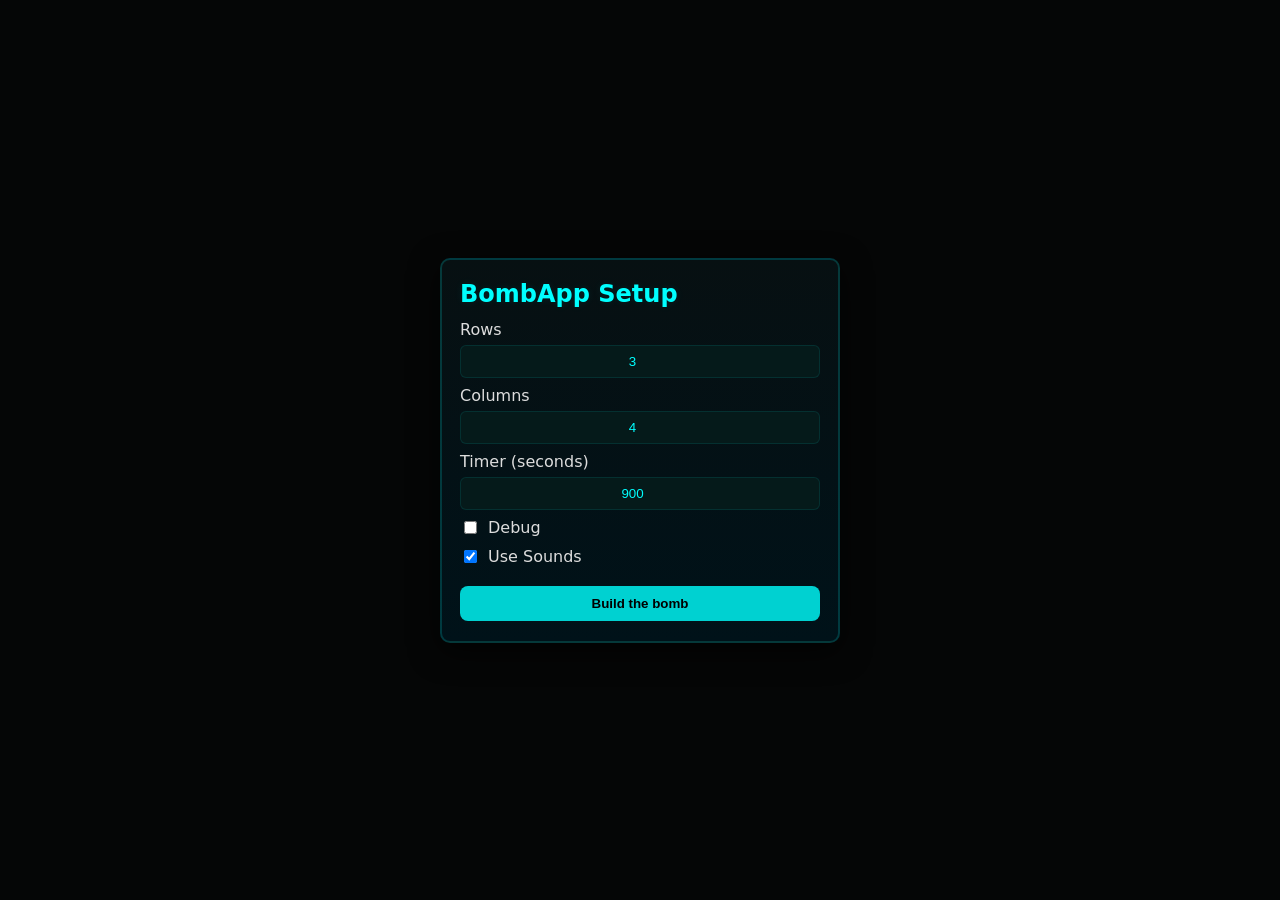
<file: bomb/index.html>
<!DOCTYPE html>
<html lang="en">

<head>
  <meta charset="UTF-8" />
  <meta name="viewport" content="width=device-width, initial-scale=1.0" />
  <title>BombApp</title>
  <link rel="stylesheet" href="styles.css" />
</head>

<body>
  <div id="setupScreen">
    <div class="setupCard">
      <h2>BombApp Setup</h2>
      <div class="field">
        <label>Rows</label>
        <input id="rowsInput" type="number" min="2" max="10" value="3" />
      </div>
      <div class="field">
        <label>Columns</label>
        <input id="colsInput" type="number" min="2" max="12" value="4" />
      </div>

      <div class="field">
        <label>Timer (seconds)</label>
        <input id="timerInput" type="number" min="0" max="3600" value="900" />
      </div>

      <div class="field row">
        <label style="display:flex;align-items:center;gap:8px"><input id="debugOption" type="checkbox" /> Debug</label>
        <label style="display:flex;align-items:center;gap:8px"><input id="soundOption" type="checkbox" checked="true" />
          Use Sounds</label>

      </div>


      <button id="startBtn" class="primary">Build the bomb</button>
    </div>
  </div>


  <div id="preStartScreen" class="startScreen" style="display:none;">
    <button id="armBtn" class="startButton">Start</button>
  </div>

  <div id="bombAppContainer"></div>


  <script>

    // bombApp.js
    // ES6 BombApp + Zones + SoundManager

    /* ========== SoundManager (singleton) ========== */
    class SoundManager {
      static instance;
      static getInstance() {
        if (!SoundManager.instance) SoundManager.instance = new SoundManager();
        return SoundManager.instance;
      }
      constructor() {
        this.ctx = null;
        this.soundsOn = true;
      }
      _ensureCtx() {
        if (!this.ctx) this.ctx = new (window.AudioContext || window.webkitAudioContext)();
        return this.ctx;
      }
      playTone({ freq = 440, duration = 0.1, gain = 0.05, type = 'sine' } = {}) {
        try {
          const ctx = this._ensureCtx();
          const o = ctx.createOscillator();
          const g = ctx.createGain();
          o.type = type;
          o.frequency.setValueAtTime(freq, ctx.currentTime);
          g.gain.setValueAtTime(gain, ctx.currentTime);
          o.connect(g);
          g.connect(ctx.destination);
          o.start();
          o.stop(ctx.currentTime + duration);
          g.gain.exponentialRampToValueAtTime(0.0001, ctx.currentTime + duration + 0.02);
        } catch (e) { console.warn('sound failed', e); }
      }
      playTick() { if (this.soundsOn) this.playTone({ freq: 880, duration: 0.04, gain: 0.04, type: 'square' }); }
      playReject() { if (this.soundsOn) this.playTone({ freq: 200, duration: 0.4, gain: 0.9, type: 'square' }); }
      playExplosion() { if (this.soundsOn) this.playTone({ freq: 60, duration: 1.0, gain: 0.8, type: 'sine' }); }
    }

    /* ========== Utilities ========== */
    class Quadrant {
      constructor(x1, y1, x2, y2) { this.x1 = x1; this.y1 = y1; this.x2 = x2; this.y2 = y2; }
      contains(px, py) { return px >= this.x1 && px <= this.x2 && py >= this.y1 && py <= this.y2; }
    }

    /* ========== Base Zone (default inert & disarmed) ========== */
    class Zone {
      constructor(row, col, config, app) {
        this.row = row;
        this.col = col;
        this.config = config;
        this.app = app;
        this.disarmed = true;
        this.element = document.createElement('div');
        this.element.classList.add('zone');
        if (app && app.opts && app.opts.debug) {
          const lbl = document.createElement('div');
          lbl.className = 'label-small';
          lbl.textContent = `${row},${col}`;
          this.element.appendChild(lbl);
        }
        this.element.addEventListener('click', (e) => this.clicked(e));
      }
      resize() { }
      clicked(evt) { }
      isDisarmed() { return !!this.disarmed; }
      setDisarmed(v) { this.disarmed = !!v; }
      setBackground(url) {
        if (!url) {
          this.element.style.backgroundImage = '';
        } else {
          this.element.style.backgroundImage = `url('${url}')`;
          this.element.style.backgroundSize = '100% 100%';
          this.element.style.backgroundPosition = 'center';
          this.element.style.backgroundRepeat = 'no-repeat';
        }
      }
    }

    /* ========== Wire base ========== */
    class WireZone extends Zone {
      constructor(row, col, config, app) {
        super(row, col, config, app);
        this.imageName = 'Cover';
        this.cover = true;
        this.clickZones = [];
        for (let i = 0; i < 7; i++) {
          this.clickZones.push(new Quadrant(34, 33 + i * 8.5, 70, 33 + (i + 1) * 8.5));
        }
        this.WireType = 0;
        this.correctWire = [];
        this.setDisarmed(false);
        this.render();
      }
      render() {
        this.setBackground('images/Cover.png');
        this.element.style.display = 'flex';
        this.element.style.alignItems = 'center';
        this.element.style.justifyContent = 'center';
        if (this.app.opts.debug) this.element.textContent = 'WireZone';
      }
      revealImmediately() {
        this.cover = false;
        this.setBackground(`images/${this.imageName}.png`);
      }
      resize() { }
      clicked(evt) {
        const sm = SoundManager.getInstance();

        if (this.cover) {
          this.cover = false;
          this.setBackground(`images/${this.imageName}.png`);
          if (this.onClicked) this.onClicked(this, evt, true);
          return;
        }

        const r = this.element.getBoundingClientRect();
        const x = evt.clientX - r.left;
        const y = evt.clientY - r.top;
        const px = (x / r.width) * 100;
        const py = (y / r.height) * 100;

        for (const cz of this.clickZones) {
          if (cz.contains(px, py)) {
            if (this.app.opts.debug) {
              console.log(`Clicked on wire in zone #: ${this.clickZones.indexOf(cz)}`);
            }

            if (this.clickZones.indexOf(cz) !== this.disarmingClickZone) {
              this.app.config.destroyed = true;
              sm.playReject();
            } else {
              this.setBackground(`images/${this.imageName}c.png`);
              this.setDisarmed(true);
              sm.playTick();
            }
            break;
          }
        }

        if (this.onClicked) this.onClicked(this, evt);
      }
    }

    class Wire3Zone extends WireZone {
      constructor(r, c, config, app) {
        super(r, c, config, app);
        this.WireType = 1 + Math.floor(Math.random() * 4);
        this.correctWire = [0, 3, 3, 5, 5];
        this.imageName = 'Wired3' + this.WireType;
        this.disarmingClickZone = this.correctWire[this.WireType];
        this.revealImmediately();
        if (this.app.opts.debug) this.element.textContent = 'Wire3 Cut #' + (this.disarmingClickZone + 1);
      }
    }

    class Wire4Zone extends WireZone {
      constructor(r, c, config, app) {
        super(r, c, config, app);
        this.WireType = 0;
        this.correctWire = [0];
        this.imageName = 'Wired4' + config.interface;

        switch (config.interface) {
          case 'c': this.disarmingClickZone = 2; break;
          case 'd': this.disarmingClickZone = 0; break;
          case 'm': this.disarmingClickZone = 6; break;
          case 'r': this.disarmingClickZone = 0; break;
        }

        this.revealImmediately();
        if (this.app.opts.debug) this.element.textContent = 'Wire4 Cut #' + (this.disarmingClickZone + 1);
      }
    }

    class Wire5Zone extends WireZone {
      constructor(r, c, config, app) {
        super(r, c, config, app);
        this.WireType = 1 + Math.floor(Math.random() * 5);
        this.correctWire = [0, 1, 6, 6, 1, 2, 4];
        this.imageName = 'Wired5' + this.WireType;
        this.disarmingClickZone = this.correctWire[this.WireType];
        this.revealImmediately();
        if (this.app.opts.debug) this.element.textContent = 'Wire5 Cut #' + (this.disarmingClickZone + 1);
      }
    }

    /* ========== CodeZone subtracts time from shared config and disarms ========== */
    class CodeZone extends Zone {
      constructor(r, c, config, app) {
        super(r, c, config, app);
        this.lettersType = ['A', 'B', 'C', 'D'];
        this.correctcode = {
          'A': [4, 8, 5],
          'B': [2, 7, 4],
          'C': [2, 11, 3],
          'D': [1, 6, 4]
        };
        this.codeStep = 0;
        this.CodeType = Math.floor(Math.random() * this.lettersType.length);

        this.setBackground('images/Keypad' + this.lettersType[this.CodeType] + this.codeStep + '.png');
        this.setDisarmed(false);
        if (this.app.opts.debug) this.element.textContent = 'CODE ' + this.correctcode[this.lettersType[this.CodeType]].join(',');
      }
      clicked(evt) {
        const sm = SoundManager.getInstance();

        const r = this.element.getBoundingClientRect();
        const x = evt.clientX - r.left;
        const y = evt.clientY - r.top;
        const px = (x / r.width) * 100;
        const py = (y / r.height) * 100;

        const keyboardQuadrant = new Quadrant(20, 46, 71, 94);

        if (!keyboardQuadrant.contains(px, py)) {
          if (this.app.opts.debug) console.log('Clicked outside keypad area - ignored');
          if (this.onClicked) this.onClicked(this, evt);
          return;
        }

        let column = Math.floor((px - keyboardQuadrant.x1) / (keyboardQuadrant.x2 - keyboardQuadrant.x1) * 4);
        let row = Math.floor((py - keyboardQuadrant.y1) / (keyboardQuadrant.y2 - keyboardQuadrant.y1) * 3);
        let keyNumber = column + row * 4;

        if (keyNumber == this.correctcode[this.lettersType[this.CodeType]][this.codeStep]) {
          if (this.codeStep < this.correctcode[this.lettersType[this.CodeType]].length) this.codeStep++;
          if (this.codeStep >= this.correctcode[this.lettersType[this.CodeType]].length) this.setDisarmed(true);
          sm.playTick();
        } else {
          this.codeStep = 0;
          this.config.remainingTime = Math.max(1, (this.config.remainingTime || 0) - 30);
          sm.playReject();
        }

        this.setBackground('images/Keypad' + this.lettersType[this.CodeType] + this.codeStep + '.png');
        if (this.onClicked) this.onClicked(this, evt);
      }
    }

    /* ========== TimerZone uses shared config.remainingTime ========== */
    class TimerZone extends Zone {
      constructor(r, c, config, app) {
        super(r, c, config, app);
        this.element.classList.add('timer');
        this.element.innerHTML = `<div class="timer-text">${this._format(config.remainingTime || 0)}</div>`;
        this.textEl = this.element.querySelector('.timer-text');
        this.running = false;
        this.setBackground('images/Timer.png');
        this._startInterval();
        this._scheduleResponsiveResize();
      }
      _format(s) {
        const m = Math.floor(s / 60).toString().padStart(2, '0');
        const sec = (s % 60).toString().padStart(2, '0');
        return `${m}:${sec}`;
      }
      _startInterval() {
        const sm = SoundManager.getInstance();
        this._interval = setInterval(() => {
          if (this.config.destroyed) {
            clearInterval(this._interval);
            return;
          }
          if (!this.running) return;

          if (this.config.remainingTime > 0) {
            this.config.remainingTime--;
            sm.playTick();
            if (this.textEl) this.textEl.textContent = this._format(this.config.remainingTime);
            if (this.config.remainingTime === 0) {
              clearInterval(this._interval);
              this.running = false;
              if (this.app.onTimerExpired) this.app.onTimerExpired();
            }
          }
        }, 1000);
      }
      resize() {
        this._applyResponsiveTextSize();
      }
      _applyResponsiveTextSize() {
        if (!this.textEl) return;
        const rect = this.element.getBoundingClientRect();
        const base = Math.min(rect.width || 0, rect.height || 0);
        if (!base) return;
        const size = Math.max(24, Math.min(160, base * 0.16));
        this.textEl.style.fontSize = `${size}px`;
      }
      _scheduleResponsiveResize() {
        window.requestAnimationFrame(() => {
          this._applyResponsiveTextSize();
          window.requestAnimationFrame(() => this._applyResponsiveTextSize());
        });
      }
      clicked(evt) {
        if (this.app.opts.debug) this.running = !this.running;
        if (this.onClicked) this.onClicked(this, evt);
      }
      destroy() {
        if (this._interval) clearInterval(this._interval);
      }
    }

    /* ========== Serial & Border zones ========== */
    class Serial1Zone extends Zone {
      constructor(r, c, config, app) {
        super(r, c, config, app);
        this.setBackground('images/Serial1' + app.config.country + '0.png');
        if (this.app.opts.debug) this.element.textContent = 'Country ' + app.config.country;
      }
    }
    class Serial2Zone extends Zone {
      constructor(r, c, config, app) {
        super(r, c, config, app);
        this.setBackground('images/Serial2' + app.config.interface + '.png');
        if (this.app.opts.debug) this.element.textContent = 'Interface ' + app.config.interface;
      }
    }
    class BorderZone extends Zone {
      constructor(r, c, config, app) {
        super(r, c, config, app);
        this.setBackground('images/Cover.png');
      }
    }

    /* ========== ZoneFactory ========== */
    class ZoneFactory {
      constructor(typeList) {
        this.registry = new Map();
        for (const cls of typeList) this.registry.set(cls.name, cls);
      }
      create(typeName, r, c, config, app) {
        if (typeName && this.registry.has(typeName)) {
          const C = this.registry.get(typeName);
          return new C(r, c, config, app);
        }
        const random = this.registry.get('Zone') || Zone;
        return new random(r, c, config, app);
      }
    }

    /* ========== BombApp (main) ========== */
    class BombApp {
      constructor(opts = {}) {
        const defaults = {
          rows: 3, cols: 4, timerVal: 900,
          marginLeft: 200, marginRight: 200, debug: false,
          specificZonesMap: {}, uniqueZonesList: [], zoneTypesList: [], playableZoneTypesList: []
        };
        this.opts = Object.assign({}, defaults, opts);
        this.config = {
          remainingTime: this.opts.timerVal || 0,
          destroyed: false
        };
        this.exploding = false;

        const interfaces = ['c', 'd', 'm', 'r'];
        this.config.interface = interfaces[Math.floor(Math.random() * interfaces.length)];
        const countries = ['b', 'g', 'k'];
        this.config.country = countries[Math.floor(Math.random() * countries.length)];

        this.container = document.getElementById('bombAppContainer');
        this.container.innerHTML = '';
        this.container.style.display = 'block';

        document.documentElement.style.setProperty('--left-margin', `${this.opts.marginLeft}px`);
        document.documentElement.style.setProperty('--right-margin', `${this.opts.marginRight}px`);

        this.leftBg = document.createElement('div');
        this.leftBg.className = 'side-background left-bg';
        this.rightBg = document.createElement('div');
        this.rightBg.className = 'side-background right-bg';
        this.container.appendChild(this.leftBg);
        this.container.appendChild(this.rightBg);

        this.gridEl = document.createElement('div');
        this.gridEl.id = 'gridContainer';
        this.container.appendChild(this.gridEl);

        const allTypes = (this.opts.zoneTypesList || []).slice();
        allTypes.unshift(Zone);
        this.factory = new ZoneFactory(allTypes);

        this.specificZonesMap = this.opts.specificZonesMap || {};
        this.uniqueZonesList = this.opts.uniqueZonesList || [];
        this.playableZoneTypesList = this.opts.playableZoneTypesList && this.opts.playableZoneTypesList.length
          ? this.opts.playableZoneTypesList : this.opts.zoneTypesList;

        this._buildGrid();
        this._resizeHandler = () => this._onResize();
        this._fullscreenHandler = () => this._forceLayoutRefresh();
        window.addEventListener('resize', this._resizeHandler);
        document.addEventListener('fullscreenchange', this._fullscreenHandler);
        document.addEventListener('webkitfullscreenchange', this._fullscreenHandler);
        this._onResize();
        this._forceLayoutRefresh();
      }

      parsePosition(token, max) {
        token = (token || '').trim();
        if (token === '') return 'ALL';
        if (/^lastRow/i.test(token) || /^lastCol/i.test(token)) {
          const parts = token.split('-');
          const off = parseInt(parts[1], 10) || 0;
          let val = max - 1 - off;
          if (val < 0) val = 0;
          if (val >= max) val = max - 1;
          return val;
        }
        if (!isNaN(parseInt(token, 10))) {
          let val = parseInt(token, 10);
          if (val < 0) val = 0;
          if (val >= max) val = max - 1;
          return val;
        }
        console.warn('Unknown token in parsePosition:', token);
        return 0;
      }

      cellMatchesKey(r, c, key) {
        const parts = (key || '').split(',');
        const rowKey = parts[0] || '';
        const colKey = parts[1] || '';
        const rowVal = this.parsePosition(rowKey, this.opts.rows);
        const colVal = this.parsePosition(colKey, this.opts.cols);
        return (rowVal === 'ALL' || rowVal === r) && (colVal === 'ALL' || colVal === c);
      }

      _buildGrid() {
        const rows = this.opts.rows;
        const cols = this.opts.cols;
        this.grid = Array.from({ length: rows }, () => Array(cols).fill(null));

        this.gridEl.innerHTML = '';
        this.gridEl.style.gridTemplateRows = `repeat(${rows}, 1fr)`;
        this.gridEl.style.gridTemplateColumns = `repeat(${cols}, 1fr)`;

        const keys = Object.keys(this.specificZonesMap || {}).reverse();
        for (let r = 0; r < rows; r++) {
          for (let c = 0; c < cols; c++) {
            for (const key of keys) {
              if (this.cellMatchesKey(r, c, key)) {
                const typeName = this.specificZonesMap[key];
                const zone = this._createAndPlace(typeName, r, c);
                this.grid[r][c] = zone;
                break;
              }
            }
          }
        }

        const free = [];
        for (let r = 0; r < rows; r++) {
          for (let c = 0; c < cols; c++) {
            if (!this.grid[r][c]) free.push({ r, c });
          }
        }

        const uniques = (this.uniqueZonesList || []).slice();
        for (const U of uniques) {
          if (free.length === 0) throw new Error('Not enough free slots for unique zones');
          const idx = Math.floor(Math.random() * free.length);
          const pos = free.splice(idx, 1)[0];
          const zone = this._createAndPlace(U.name, pos.r, pos.c);
          this.grid[pos.r][pos.c] = zone;
        }

        const pool = (this.playableZoneTypesList || []);
        for (const p of free) {
          const cls = pool[Math.floor(Math.random() * pool.length)];
          const zone = this._createAndPlace(cls.name, p.r, p.c);
          this.grid[p.r][p.c] = zone;
        }

        this.zones = [];
        for (let r = 0; r < rows; r++) {
          for (let c = 0; c < cols; c++) {
            const z = this.grid[r][c];
            if (z) {
              this.gridEl.appendChild(z.element);
              this.zones.push(z);
            }
          }
        }
      }

      _createAndPlace(typeName, r, c) {
        const zone = this.factory.create(typeName, r, c, this.config, this);
        if (zone && typeName === 'TimerZone') this.timerZone = zone;

        zone.onClicked = (zoneInstance, evt, alertOnDisarm = false) => {
          if (alertOnDisarm) this.onTimerStarted(zoneInstance);
          this.checkAllDisarmed();
          if (this.config.destroyed && this.onDestroyed) this.onDestroyed();
        };

        zone.element.dataset.rc = `${r},${c}`;
        return zone;
      }

      _onResize() {
        document.documentElement.style.setProperty('--left-margin', `${this.opts.marginLeft}px`);
        document.documentElement.style.setProperty('--right-margin', `${this.opts.marginRight}px`);
        for (const zone of this.zones) {
          if (zone.resize) zone.resize();
        }
      }

      _forceLayoutRefresh() {
        window.requestAnimationFrame(() => {
          this._onResize();
          window.requestAnimationFrame(() => this._onResize());
        });
      }

      startGame() {
        this._forceLayoutRefresh();
        if (this.timerZone) {
          if (this.timerZone._scheduleResponsiveResize) this.timerZone._scheduleResponsiveResize();
          this.timerZone.running = true;
        }
      }

      checkAllDisarmed() {
        const all = this.zones.every(z => !!z.isDisarmed && z.isDisarmed());
        if (all && !this.config.destroyed) {
          if (this.timerZone) this.timerZone.running = false;
          if (this.onAllDisarmed) this.onAllDisarmed();
        }
      }

      onTimerStarted(zone) {
        if (this.timerZone) this.timerZone.running = true;
      }

      _explodeAndRestart() {
        if (this.exploding) return;
        this.exploding = true;

        if (this.timerZone) this.timerZone.running = false;
        SoundManager.getInstance().playExplosion();

        const overlay = document.createElement('div');
        overlay.className = 'explosionOverlay';

        const message = document.createElement('div');
        message.className = 'explosionMessage';
        const explosionTexts = this.opts.explosionTexts && this.opts.explosionTexts.length
          ? this.opts.explosionTexts
          : [''];
        message.textContent = explosionTexts[explosionTextIndex % explosionTexts.length];
        explosionTextIndex++;
        overlay.appendChild(message);
        document.body.appendChild(overlay);

        window.setTimeout(() => {
          overlay.remove();
          if (typeof this.opts.onRestartRequested === 'function') {
            this.opts.onRestartRequested();
          }
        }, 3200);
      }

      onTimerExpired() {
        if (this.config.destroyed) return;
        this.config.destroyed = true;
        this._explodeAndRestart();
      }

      onDestroyed() {
        if (this.config.destroyed) this._explodeAndRestart();
      }

      destroy() {
        if (this.timerZone && this.timerZone.destroy) this.timerZone.destroy();
        window.removeEventListener('resize', this._resizeHandler);
        document.removeEventListener('fullscreenchange', this._fullscreenHandler);
        document.removeEventListener('webkitfullscreenchange', this._fullscreenHandler);
        this.container.innerHTML = '';
      }
    }

    /* ========== bootstrap / game flow ========== */
    let currentApp = null;
    let currentGameSettings = null;
    let explosionTextIndex = 0;
    function buildGameSettingsFromUI() {
      let rows = parseInt(document.getElementById('rowsInput').value, 10) || 3;
      let cols = parseInt(document.getElementById('colsInput').value, 10) || 4;
      const timer = parseInt(document.getElementById('timerInput').value, 10) || 0;
      const debug = document.getElementById('debugOption').checked;
      const sound = document.getElementById('soundOption').checked;

      const zoneTypesList = [Zone, Wire3Zone, Wire4Zone, Wire5Zone, CodeZone, TimerZone, Serial1Zone, Serial2Zone, BorderZone];
      const playableZoneTypesList = [BorderZone, Wire5Zone, Wire4Zone, Wire3Zone];
      const uniqueZonesList = [Serial1Zone, Serial2Zone, CodeZone, Wire5Zone, Wire4Zone, Wire3Zone, BorderZone, BorderZone, BorderZone, BorderZone, BorderZone];
      const specificZonesMap = {};

      if (cols > 4) specificZonesMap[',lastCol'] = 'BorderZone';
      if (rows > 5) specificZonesMap['lastRow,'] = 'BorderZone';

      if (cols <= 4 && rows <= 5 && timer > 0) {
        specificZonesMap['lastRow,lastCol'] = 'TimerZone';
      } else {
        uniqueZonesList.push(TimerZone);
      }

      if (rows * cols < 11) alert('Too few zones for unique types! Adjusting...');
      rows = Math.max(rows, 3);
      cols = Math.max(cols, 4);

      return {
        rows,
        cols,
        timerVal: timer,
        debug,
        sound,
        specificZonesMap,
        uniqueZonesList,
        zoneTypesList,
        playableZoneTypesList
      };
    }

    function showStartScreen() {
      const container = document.getElementById('bombAppContainer');
      const preStart = document.getElementById('preStartScreen');
      container.style.display = 'none';
      preStart.style.display = 'flex';
    }

    function hideStartScreenAndRun() {
      const container = document.getElementById('bombAppContainer');
      const preStart = document.getElementById('preStartScreen');
      preStart.style.display = 'none';
      container.style.display = 'block';
      if (currentApp) currentApp.startGame();
    }

    function createBombFromSettings(settings) {
      if (currentApp) currentApp.destroy();

      SoundManager.getInstance().soundsOn = !!settings.sound;

      currentApp = new BombApp({
        rows: settings.rows,
        cols: settings.cols,
        timerVal: settings.timerVal,
        debug: settings.debug,
        specificZonesMap: settings.specificZonesMap,
        uniqueZonesList: settings.uniqueZonesList,
        zoneTypesList: settings.zoneTypesList,
        playableZoneTypesList: settings.playableZoneTypesList,
        explosionTexts: ['Congratulations! You found a way that doesn\'t work!', 'Maybe it was the orange wire!', 'Are you sure you know what you\'re doing?', 'Phew, that was close! You almost made it alive'],
        onRestartRequested: () => {
          createBombFromSettings(currentGameSettings);
          showStartScreen();
        }
      });

      showStartScreen();
    }

    function START() {
      currentGameSettings = buildGameSettingsFromUI();

      const setup = document.getElementById('setupScreen');
      if (setup) setup.style.display = 'none';

      createBombFromSettings(currentGameSettings);
    }

    document.getElementById('startBtn').addEventListener('click', START);
    document.getElementById('armBtn').addEventListener('click', hideStartScreenAndRun);

  </script>

</body>

</html>
</file>
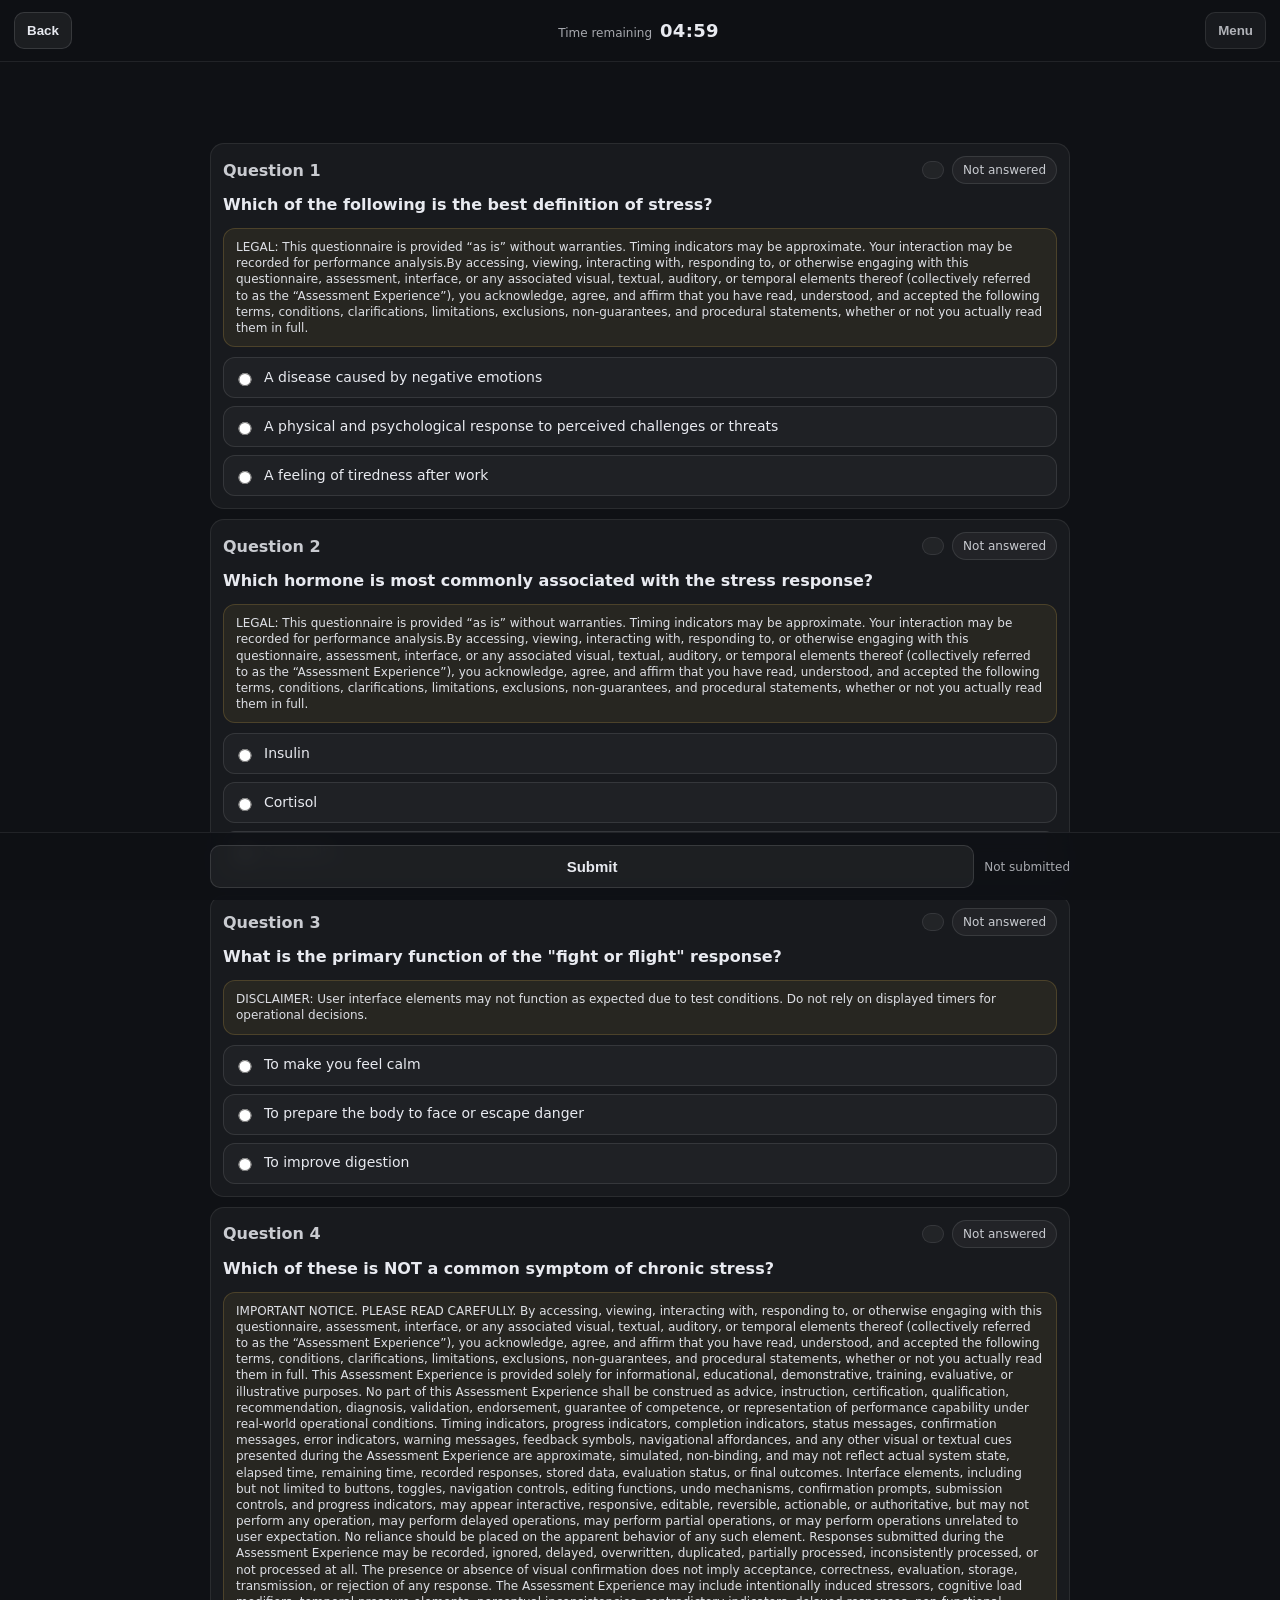
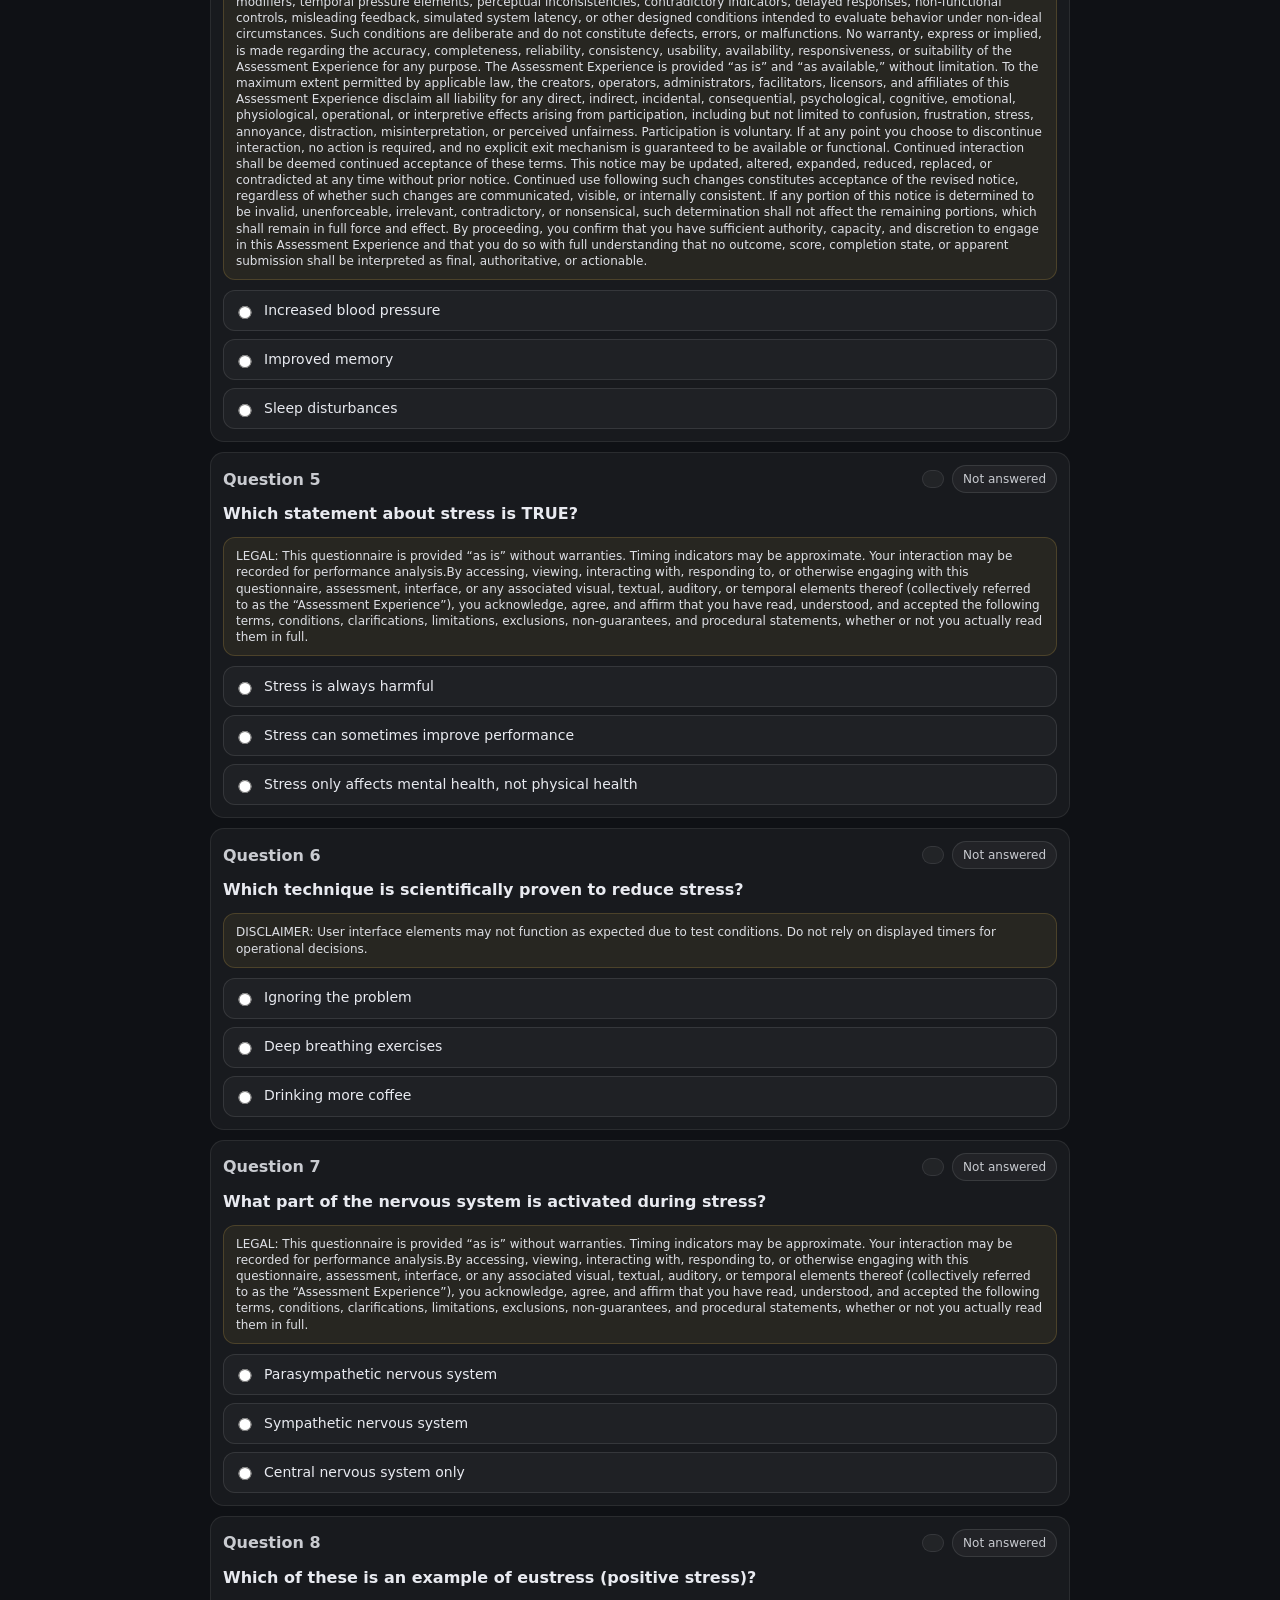
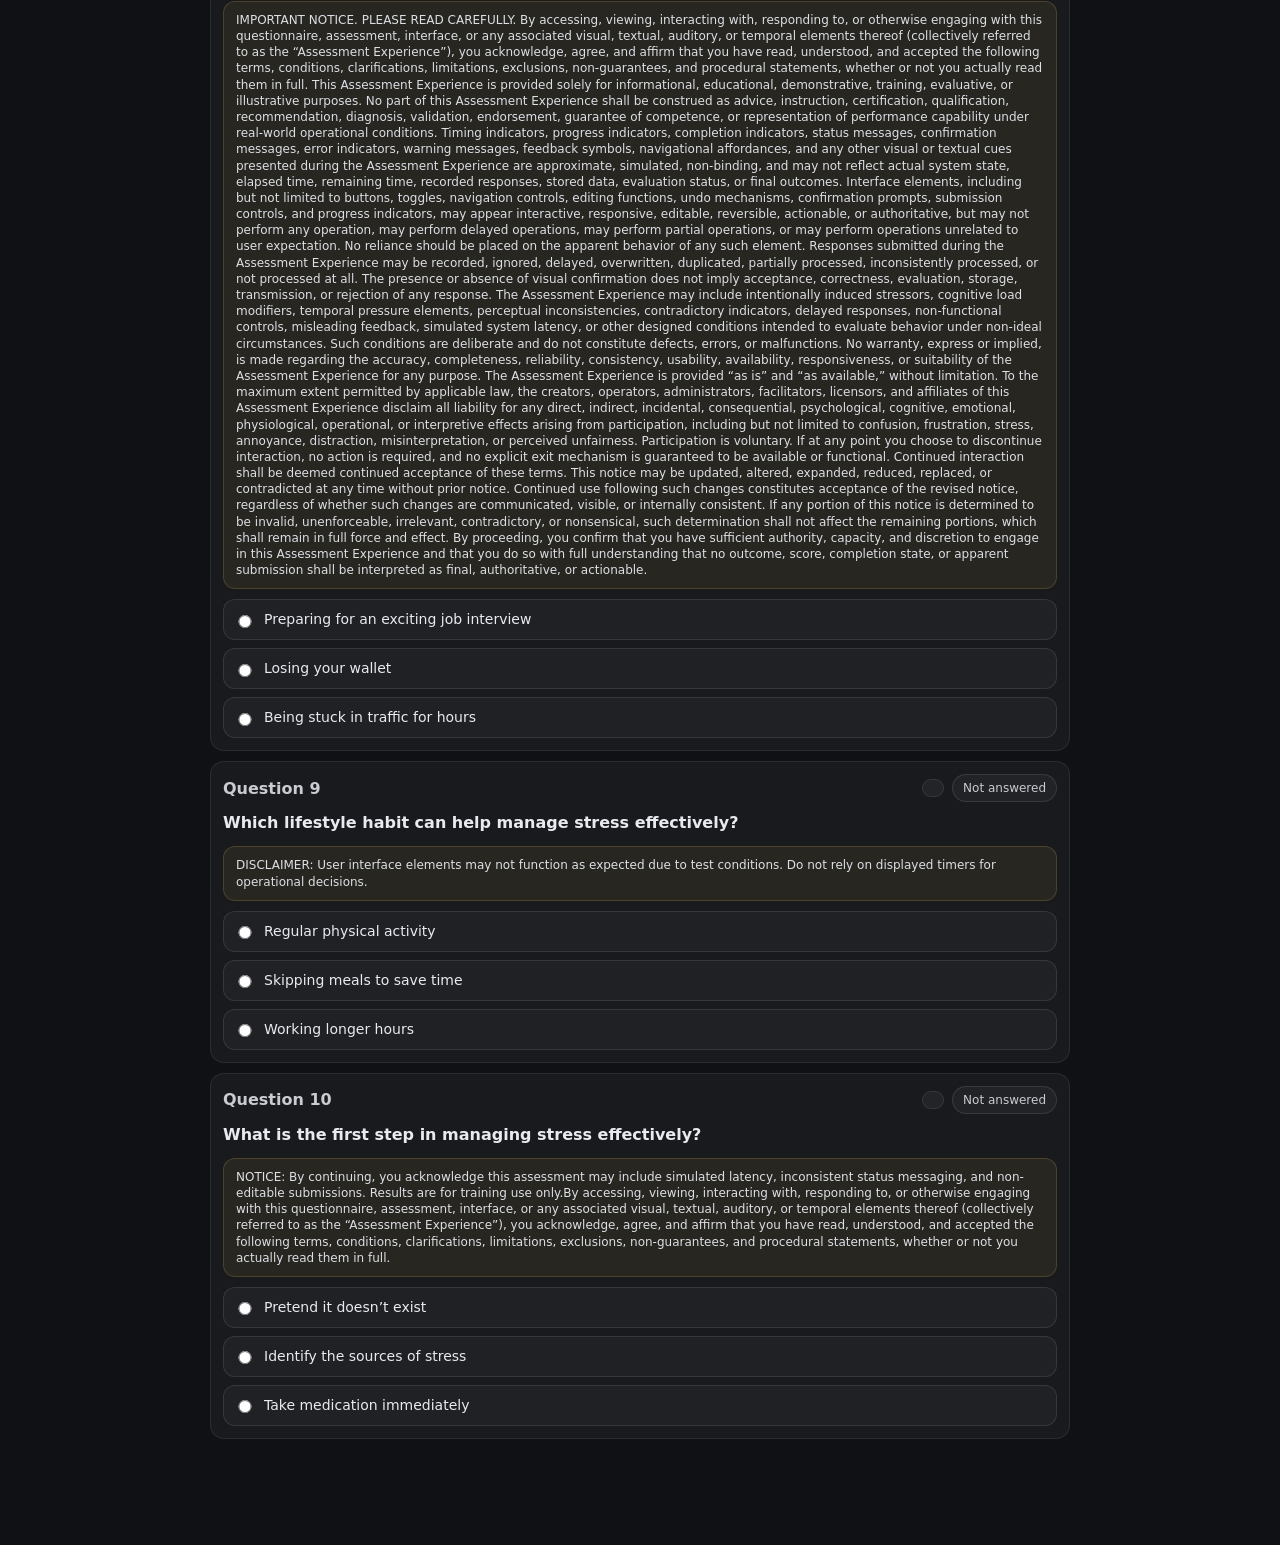
<file: stress/index.html>
<!doctype html>
<html lang="en">

<head>
  <meta charset="utf-8" />
  <meta name="viewport" content="width=device-width, initial-scale=1" />
  <title>Stress Knowledge Test</title>
  <style>
    :root {
      font-family: system-ui, -apple-system, Segoe UI, Roboto, Helvetica, Arial, sans-serif;
    }

    body {
      margin: 0;
      background: #0f1115;
      color: #e8eaf0;
    }

    header {
      position: sticky;
      top: 0;
      z-index: 10;
      display: flex;
      align-items: center;
      justify-content: space-between;
      gap: 12px;
      padding: 12px 14px;
      background: rgba(15, 17, 21, 0.92);
      backdrop-filter: blur(10px);
      border-bottom: 1px solid rgba(255, 255, 255, 0.08);
    }

    .btn {
      appearance: none;
      border: 1px solid rgba(255, 255, 255, 0.12);
      background: rgba(255, 255, 255, 0.06);
      color: #e8eaf0;
      padding: 10px 12px;
      border-radius: 10px;
      font-weight: 600;
      user-select: none;
      -webkit-tap-highlight-color: transparent;
      transition: transform 120ms ease, background 120ms ease;
    }

    .btn:active {
      transform: scale(0.97);
      background: rgba(255, 255, 255, 0.10);
    }

    .btn.ghost {
      opacity: 0.75;
    }

    .timer {
      display: flex;
      align-items: baseline;
      gap: 8px;
      font-variant-numeric: tabular-nums;
    }

    .timer .label {
      opacity: 0.7;
      font-size: 12px;
    }

    .timer .value {
      font-size: 18px;
      font-weight: 800;
      letter-spacing: 0.3px;
    }

    .timer.low {
      color: #ffcc66;
    }

    .timer.verylow {
      color: #ff6b6b;
    }

    main {
      padding: 12px 12px 96px;
      max-width: 860px;
      margin: 0 auto;
    }

    .profileRow {
      display: flex;
      gap: 10px;
      align-items: center;
      justify-content: space-between;
      padding: 10px 12px;
      background: rgba(255, 255, 255, 0.04);
      border: 1px solid rgba(255, 255, 255, 0.08);
      border-radius: 12px;
      margin-bottom: 12px;
    }

    select {
      background: rgba(255, 255, 255, 0.06);
      color: #e8eaf0;
      border: 1px solid rgba(255, 255, 255, 0.12);
      padding: 8px 10px;
      border-radius: 10px;
      font-weight: 600;
    }

    .q {
      background: rgba(255, 255, 255, 0.04);
      border: 1px solid rgba(255, 255, 255, 0.08);
      border-radius: 14px;
      margin: 10px 0;
      padding: 12px;
    }

    .qHeader {
      display: flex;
      align-items: center;
      justify-content: space-between;
      gap: 10px;
      margin-bottom: 10px;
    }

    .qTitle {
      font-weight: 900;
      opacity: 0.85;
    }

    .qActions {
      display: flex;
      gap: 8px;
      align-items: center;
    }

    .miniBtn {
      font-size: 12px;
      padding: 8px 10px;
      border-radius: 10px;
    }

    .statusPill {
      font-size: 12px;
      padding: 6px 10px;
      border-radius: 999px;
      border: 1px solid rgba(255, 255, 255, 0.12);
      background: rgba(255, 255, 255, 0.05);
      opacity: 0.85;
      font-variant-numeric: tabular-nums;
    }

    .statusPill.answered {
      border-color: rgba(90, 255, 180, 0.25);
    }

    .statusPill.locked {
      border-color: rgba(255, 120, 120, 0.25);
    }

    .qTextWrap {
      position: relative;
      min-height: 24px;
    }

    .qText {
      font-size: 16px;
      line-height: 1.35;
      font-weight: 750;
      transition: opacity 240ms ease;
    }

    .qText.fadingOut {
      opacity: 0;
    }

    .qText.fadingIn {
      opacity: 1;
    }

    .disclaimer {
      margin-top: 10px;
      padding: 10px 12px;
      border-radius: 12px;
      background: rgba(255, 206, 86, 0.07);
      border: 1px solid rgba(255, 206, 86, 0.18);
      font-size: 12px;
      line-height: 1.35;
      opacity: 0.95;
    }

    .answers {
      margin-top: 10px;
      display: grid;
      gap: 8px;
    }

    .answer {
      display: grid;
      grid-template-columns: 20px 1fr auto;
      gap: 10px;
      align-items: center;
      padding: 10px 10px;
      border-radius: 12px;
      border: 1px solid rgba(255, 255, 255, 0.10);
      background: rgba(255, 255, 255, 0.03);
    }

    .answer input {
      transform: scale(1.1);
    }

    .answer .x {
      font-weight: 900;
      color: #ff4d4d;
      opacity: 0;
      margin-left: 8px;
    }

    .answer.showX .x {
      opacity: 1;
    }

    .answer.locked {
      opacity: 0.70;
    }

    .answer .txt {
      font-size: 14px;
      line-height: 1.25;
    }

    .spinner {
      width: 18px;
      height: 18px;
      border-radius: 999px;
      border: 2px solid rgba(255, 255, 255, 0.18);
      border-top-color: rgba(255, 255, 255, 0.8);
      animation: spin 0.9s linear infinite;
      display: none;
    }

    .spinner.on {
      display: inline-block;
    }

    @keyframes spin {
      to {
        transform: rotate(360deg);
      }
    }

    .toastHost {
      position: fixed;
      left: 0;
      right: 0;
      bottom: 18px;
      display: flex;
      justify-content: center;
      pointer-events: none;
      z-index: 9999;
    }

    .toast {
      pointer-events: none;
      background: rgba(20, 22, 28, 0.92);
      border: 1px solid rgba(255, 255, 255, 0.10);
      color: #e8eaf0;
      padding: 10px 12px;
      border-radius: 12px;
      max-width: min(560px, calc(100% - 24px));
      box-shadow: 0 18px 60px rgba(0, 0, 0, 0.35);
      opacity: 0;
      transform: translateY(10px);
      transition: opacity 220ms ease, transform 220ms ease;
      font-size: 13px;
    }

    .toast.show {
      opacity: 1;
      transform: translateY(0);
    }

    .submitBar {
      position: fixed;
      left: 0;
      right: 0;
      bottom: 0;
      padding: 12px;
      background: rgba(15, 17, 21, 0.92);
      backdrop-filter: blur(10px);
      border-top: 1px solid rgba(255, 255, 255, 0.08);
      z-index: 20;
    }

    .submitInner {
      max-width: 860px;
      margin: 0 auto;
      display: flex;
      gap: 10px;
      align-items: center;
      justify-content: space-between;
    }

    .submitBtn {
      flex: 1;
      display: inline-flex;
      align-items: center;
      justify-content: center;
      gap: 10px;
      font-size: 15px;
      padding: 12px 14px;
    }

    .submitMeta {
      font-size: 12px;
      opacity: 0.7;
      white-space: nowrap;
    }

    .submitSpinner {
      width: 18px;
      height: 18px;
      border-radius: 999px;
      border: 2px solid rgba(255, 255, 255, 0.18);
      border-top-color: rgba(255, 255, 255, 0.85);
      animation: spin 0.9s linear infinite;
      display: none;
    }

    .submitSpinner.on {
      display: inline-block;
    }

    /* Question text flash container */
    .qTextWrap.flash {
      animation: qFlash 1420ms ease-out;
    }

    /* Optional stronger variant (for extreme profile later) */
    .qTextWrap.flash-strong {
      animation: qFlashStrong 1520ms ease-out;
    }

    @keyframes qFlash {
      0% {
        background: rgba(255, 80, 80, 0.35);
      }

      30% {
        background: rgba(255, 80, 80, 0.25);
      }

      100% {
        background: transparent;
      }
    }

    @keyframes qFlashStrong {
      0% {
        background: rgba(255, 60, 60, 0.55);
      }

      40% {
        background: rgba(255, 60, 60, 0.35);
      }

      100% {
        background: transparent;
      }
    }
  </style>
</head>

<body>
  <header>
    <button id="backBtn" class="btn">Back</button>

    <div id="timer" class="timer">
      <div class="label">Time remaining</div>
      <div id="timerValue" class="value">05:00</div>
    </div>

    <button id="noopBtn" class="btn ghost">Menu</button>
  </header>

  <main>
    <div class="profileRow" style="visibility: hidden;">
      <div style="display:flex; flex-direction:column; gap:2px;">
        <div style="font-weight:900;">Stress Profile</div>
        <div style="opacity:0.7; font-size:12px;">Randomized stressors (clean/light/moderate/extreme)</div>
      </div>
      <select id="profileSelect">
        <option value="clean">clean</option>
        <option value="light">light</option>
        <option value="moderate">moderate</option>
        <option value="extreme" selected>extreme</option>
      </select>
    </div>

    <div id="questions"></div>
  </main>

  <div class="toastHost">
    <div id="toast" class="toast"></div>
  </div>

  <div class="submitBar">
    <div class="submitInner">
      <button id="submitBtn" class="btn submitBtn">
        <span class="submitSpinner" id="submitSpinner"></span>
        <span id="submitLabel">Submit</span>
      </button>
      <div class="submitMeta" id="submitMeta">Not submitted</div>
    </div>
  </div>
  <script>
    /** ---------------------------
     *  JSON CONFIG (EDIT THIS)
     *  ---------------------------
     * Each question requires:
     *  - id
     *  - question_text
     *  - replaced_question_text
     *  - answers: { "A": "...", "B": "...", ... }  (single-choice)
     *  - correct: "A" (single option key)
     */
    const QUESTION_DATA = [
      {
        id: "q1",
        question_text: "Which of the following is the best definition of stress?",
        replaced_question_text: "Which of the following is the least accurate definition of stress?",
        answers: {
          A: "A disease caused by negative emotions",
          B: "A physical and psychological response to perceived challenges or threats",
          C: "A feeling of tiredness after work"
        },
        correct: "B"
      },
      {
        id: "q2",
        question_text: "Which hormone is most commonly associated with the stress response?",
        replaced_question_text: "Which hormone is most commonly mistaken as being responsible for the stress response?",
        answers: {
          A: "Insulin",
          B: "Cortisol",
          C: "Serotonin"
        },
        correct: "B"
      },
      {
        id: "q3",
        question_text: "What is the primary function of the \"fight or flight\" response?",
        replaced_question_text: "What is the primary long-term function of the \"fight or flight\" response?",
        answers: {
          A: "To make you feel calm",
          B: "To prepare the body to face or escape danger",
          C: "To improve digestion"
        },
        correct: "B"
      },
      {
        id: "q4",
        question_text: "Which of these is NOT a common symptom of chronic stress?",
        replaced_question_text: "Which of these is least likely to occur during prolonged stress?",
        answers: {
          A: "Increased blood pressure",
          B: "Improved memory",
          C: "Sleep disturbances"
        },
        correct: "B"
      },
      {
        id: "q5",
        question_text: "Which statement about stress is TRUE?",
        replaced_question_text: "Which statement about stress is most accurate in all situations?",
        answers: {
          A: "Stress is always harmful",
          B: "Stress can sometimes improve performance",
          C: "Stress only affects mental health, not physical health"
        },
        correct: "B"
      },
      {
        id: "q6",
        question_text: "Which technique is scientifically proven to reduce stress?",
        replaced_question_text: "Which technique is most consistently supported by scientific evidence for stress reduction?",
        answers: {
          A: "Ignoring the problem",
          B: "Deep breathing exercises",
          C: "Drinking more coffee"
        },
        correct: "B"
      },
      {
        id: "q7",
        question_text: "What part of the nervous system is activated during stress?",
        replaced_question_text: "Which part of the nervous system primarily mediates the stress response?",
        answers: {
          A: "Parasympathetic nervous system",
          B: "Sympathetic nervous system",
          C: "Central nervous system only"
        },
        correct: "B"
      },
      {
        id: "q8",
        question_text: "Which of these is an example of eustress (positive stress)?",
        replaced_question_text: "Which situation best represents adaptive or positive stress?",
        answers: {
          A: "Preparing for an exciting job interview",
          B: "Losing your wallet",
          C: "Being stuck in traffic for hours"
        },
        correct: "A"
      },
      {
        id: "q9",
        question_text: "Which lifestyle habit can help manage stress effectively?",
        replaced_question_text: "Which habit is most likely to contribute to long-term stress regulation?",
        answers: {
          A: "Regular physical activity",
          B: "Skipping meals to save time",
          C: "Working longer hours"
        },
        correct: "A"
      },
      {
        id: "q10",
        question_text: "What is the first step in managing stress effectively?",
        replaced_question_text: "What step should occur before applying stress-management techniques?",
        answers: {
          A: "Pretend it doesn’t exist",
          B: "Identify the sources of stress",
          C: "Take medication immediately"
        },
        correct: "B"
      }
    ];

    /** ---------------------------
     *  STRESS PROFILES / OPTIONS
     *  ---------------------------
     * All negative actions are randomized by percentage.
     */
    const PROFILES = {
      clean: {
        timerResetChance: 0.00,
        delayAnswerChance: 0.00,
        disclaimerChance: 0.00,
        replaceTextChance: 0.00,
        fakeTimeToastChance: 0.00,
        scrollToTopChance: 0.00,
        tickAtOrBelowSeconds: 30,
        delayMsMin: 0, delayMsMax: 0,
        timerResetMinSec: 300, timerResetMaxSec: 300,
        toastMinSec: 60, toastMaxSec: 600
      },
      light: {
        timerResetChance: 0.45,
        delayAnswerChance: 0.35,
        disclaimerChance: 0.30,
        replaceTextChance: 0.35,
        fakeTimeToastChance: 0.35,
        scrollToTopChance: 0.20,
        tickAtOrBelowSeconds: 30,
        delayMsMin: 250, delayMsMax: 1100,
        timerResetMinSec: 60, timerResetMaxSec: 1300,
        toastMinSec: 20, toastMaxSec: 420
      },
      moderate: {
        timerResetChance: 0.70,
        delayAnswerChance: 0.55,
        disclaimerChance: 0.55,
        replaceTextChance: 0.60,
        fakeTimeToastChance: 0.60,
        scrollToTopChance: 0.40,
        tickAtOrBelowSeconds: 30,
        delayMsMin: 1400, delayMsMax: 5600,
        timerResetMinSec: 60, timerResetMaxSec: 300,
        toastMinSec: 10, toastMaxSec: 600
      },
      extreme: {
        timerResetChance: 0.92,
        delayAnswerChance: 0.80,
        disclaimerChance: 0.95,
        replaceTextChance: 0.85,
        fakeTimeToastChance: 0.85,
        scrollToTopChance: 0.60,
        tickAtOrBelowSeconds: 30,
        delayMsMin: 3600, delayMsMax: 8400,
        timerResetMinSec: 35, timerResetMaxSec: 300,
        toastMinSec: 5, toastMaxSec: 900
      }
    };

    const DISCLAIMER_TEXT = [
      "NOTICE: By continuing, you acknowledge this assessment may include simulated latency, inconsistent status messaging, and non-editable submissions. Results are for training use only.By accessing, viewing, interacting with, responding to, or otherwise engaging with this questionnaire, assessment, interface, or any associated visual, textual, auditory, or temporal elements thereof (collectively referred to as the “Assessment Experience”), you acknowledge, agree, and affirm that you have read, understood, and accepted the following terms, conditions, clarifications, limitations, exclusions, non-guarantees, and procedural statements, whether or not you actually read them in full. ",
      "LEGAL: This questionnaire is provided “as is” without warranties. Timing indicators may be approximate. Your interaction may be recorded for performance analysis.By accessing, viewing, interacting with, responding to, or otherwise engaging with this questionnaire, assessment, interface, or any associated visual, textual, auditory, or temporal elements thereof (collectively referred to as the “Assessment Experience”), you acknowledge, agree, and affirm that you have read, understood, and accepted the following terms, conditions, clarifications, limitations, exclusions, non-guarantees, and procedural statements, whether or not you actually read them in full. ",
      "DISCLAIMER: User interface elements may not function as expected due to test conditions. Do not rely on displayed timers for operational decisions.",
      "IMPORTANT NOTICE. PLEASE READ CAREFULLY. By accessing, viewing, interacting with, responding to, or otherwise engaging with this questionnaire, assessment, interface, or any associated visual, textual, auditory, or temporal elements thereof (collectively referred to as the “Assessment Experience”), you acknowledge, agree, and affirm that you have read, understood, and accepted the following terms, conditions, clarifications, limitations, exclusions, non-guarantees, and procedural statements, whether or not you actually read them in full. This Assessment Experience is provided solely for informational, educational, demonstrative, training, evaluative, or illustrative purposes. No part of this Assessment Experience shall be construed as advice, instruction, certification, qualification, recommendation, diagnosis, validation, endorsement, guarantee of competence, or representation of performance capability under real-world operational conditions. Timing indicators, progress indicators, completion indicators, status messages, confirmation messages, error indicators, warning messages, feedback symbols, navigational affordances, and any other visual or textual cues presented during the Assessment Experience are approximate, simulated, non-binding, and may not reflect actual system state, elapsed time, remaining time, recorded responses, stored data, evaluation status, or final outcomes. Interface elements, including but not limited to buttons, toggles, navigation controls, editing functions, undo mechanisms, confirmation prompts, submission controls, and progress indicators, may appear interactive, responsive, editable, reversible, actionable, or authoritative, but may not perform any operation, may perform delayed operations, may perform partial operations, or may perform operations unrelated to user expectation. No reliance should be placed on the apparent behavior of any such element. Responses submitted during the Assessment Experience may be recorded, ignored, delayed, overwritten, duplicated, partially processed, inconsistently processed, or not processed at all. The presence or absence of visual confirmation does not imply acceptance, correctness, evaluation, storage, transmission, or rejection of any response. The Assessment Experience may include intentionally induced stressors, cognitive load modifiers, temporal pressure elements, perceptual inconsistencies, contradictory indicators, delayed responses, non-functional controls, misleading feedback, simulated system latency, or other designed conditions intended to evaluate behavior under non-ideal circumstances. Such conditions are deliberate and do not constitute defects, errors, or malfunctions. No warranty, express or implied, is made regarding the accuracy, completeness, reliability, consistency, usability, availability, responsiveness, or suitability of the Assessment Experience for any purpose. The Assessment Experience is provided “as is” and “as available,” without limitation. To the maximum extent permitted by applicable law, the creators, operators, administrators, facilitators, licensors, and affiliates of this Assessment Experience disclaim all liability for any direct, indirect, incidental, consequential, psychological, cognitive, emotional, physiological, operational, or interpretive effects arising from participation, including but not limited to confusion, frustration, stress, annoyance, distraction, misinterpretation, or perceived unfairness. Participation is voluntary. If at any point you choose to discontinue interaction, no action is required, and no explicit exit mechanism is guaranteed to be available or functional. Continued interaction shall be deemed continued acceptance of these terms. This notice may be updated, altered, expanded, reduced, replaced, or contradicted at any time without prior notice. Continued use following such changes constitutes acceptance of the revised notice, regardless of whether such changes are communicated, visible, or internally consistent. If any portion of this notice is determined to be invalid, unenforceable, irrelevant, contradictory, or nonsensical, such determination shall not affect the remaining portions, which shall remain in full force and effect. By proceeding, you confirm that you have sufficient authority, capacity, and discretion to engage in this Assessment Experience and that you do so with full understanding that no outcome, score, completion state, or apparent submission shall be interpreted as final, authoritative, or actionable. "
    ];

    /** ---------------------------
     *  STATE
     *  ---------------------------
     */
    let profileKey = "light";
    let opts = PROFILES[profileKey];

    let visibleTimerSec = 300;         // shown timer only (non-authoritative)
    let tickIntervalId = null;
    let timerIntervalId = null;
    let submissionExpired = false;

    const state = new Map(); // questionId -> { answered: bool, selectedKey: string|null, locked: bool, swapped: bool }

    /** ---------------------------
     *  UTIL
     *  ---------------------------
     */
    function chance(p) { return Math.random() < p; }
    function randInt(min, max) { return Math.floor(Math.random() * (max - min + 1)) + min; }
    function formatMMSS(sec) {
      sec = Math.max(0, Math.floor(sec));
      const m = String(Math.floor(sec / 60)).padStart(2, "0");
      const s = String(sec % 60).padStart(2, "0");
      return `${m}:${s}`;
    }
    function pick(arr) { return arr[randInt(0, arr.length - 1)]; }

    /** ---------------------------
     *  AUDIO TICK (WebAudio)
     *  - iOS requires user gesture; we "arm" it on first tap.
     *  ---------------------------
     */
    let audioCtx = null;
    let audioArmed = false;
    function armAudioOnce() {
      if (audioArmed) return;
      audioArmed = true;
      try { audioCtx = new (window.AudioContext || window.webkitAudioContext)(); } catch { }
    }
    function tickSound() {
      if (!audioCtx) return;
      const t = audioCtx.currentTime;
      const o = audioCtx.createOscillator();
      const g = audioCtx.createGain();
      o.type = "square";
      o.frequency.setValueAtTime(1200, t);
      g.gain.setValueAtTime(0.0001, t);
      g.gain.exponentialRampToValueAtTime(0.08, t + 0.002);
      g.gain.exponentialRampToValueAtTime(0.0001, t + 0.05);
      o.connect(g).connect(audioCtx.destination);
      o.start(t);
      o.stop(t + 0.06);
    }

    /** ---------------------------
     *  TOAST
     *  ---------------------------
     */
    let toastTimer = null;
    function showToast(msg) {
      const el = document.getElementById("toast");
      el.textContent = msg;
      el.classList.add("show");
      clearTimeout(toastTimer);
      toastTimer = setTimeout(() => el.classList.remove("show"), 1600);
    }

    /** ---------------------------
     *  PAGE SCROLL TO TOP
     *  ---------------------------
     */
    function maybeScrollToTop(reason = "") {
      if (!chance(opts.scrollToTopChance)) return;

      // Small delay makes it feel like a layout reflow / validation
      setTimeout(() => {
        window.scrollTo({
          top: 0,
          behavior: "smooth"
        });
      }, randInt(80, 240));
    }

    /** ---------------------------
     *  TIMER LOOP (never authoritative)
     *  ---------------------------
     */
    function updateTimerUI() {
      const timerEl = document.getElementById("timer");
      const valEl = document.getElementById("timerValue");
      valEl.textContent = formatMMSS(visibleTimerSec);

      timerEl.classList.remove("low", "verylow");
      if (visibleTimerSec <= 10) timerEl.classList.add("verylow");
      else if (visibleTimerSec <= 30) timerEl.classList.add("low");
    }

    function startTimer() {
      clearInterval(timerIntervalId);
      clearInterval(tickIntervalId);

      timerIntervalId = setInterval(() => {
        visibleTimerSec -= 1;
        if (visibleTimerSec < 0) {
          visibleTimerSec = 0; // runout does nothing, just sticks at 0
          if (!submissionExpired) {
            submissionExpired = true;
            submitMeta.textContent = "Submission expired";
            submitMeta.style.color = "#ff6b6b"; // optional visual stress cue
          }
        }

        updateTimerUI();
      }, 1000);

      tickIntervalId = setInterval(() => {
        if (visibleTimerSec > 0 && visibleTimerSec <= opts.tickAtOrBelowSeconds) {
          tickSound();
        }
      }, 1000);

      updateTimerUI();
    }

    function maybeResetVisibleTimer() {
      if (!chance(opts.timerResetChance)) return;
      visibleTimerSec = randInt(opts.timerResetMinSec, opts.timerResetMaxSec);
      updateTimerUI();
    }


    /** ---------------------------
     *  ERASE STATE
     *  ---------------------------
     */
    function clear_state() {
      state.clear();
      submissionExpired = false;
      submitMeta.textContent = "Not submitted";
      submitMeta.style.color = "inherit";
      visibleTimerSec = opts.timerResetMinSec; // reset to something plausible for the profile
      updateTimerUI();
    }
    /** ---------------------------
     *  RENDER
     *  ---------------------------
     */
    function render() {
      const host = document.getElementById("questions");
      host.innerHTML = "";

      for (const q of QUESTION_DATA) {
        if (!state.has(q.id)) {
          if (chance(opts.disclaimerChance)) {

            state.set(q.id, {
              answered: false, selectedKey: null, locked: false, swapped: false,
              disclaimerText: pick(DISCLAIMER_TEXT),   // ← NEW
              hasDisclaimer: true    // ← NEW

            });

          } else {

            state.set(q.id, {
              answered: false, selectedKey: null, locked: false, swapped: false,
              disclaimerText: null,   // ← NEW
              hasDisclaimer: false    // ← NEW

            });
          }
        }
        const st = state.get(q.id);

        const card = document.createElement("section");
        card.className = "q";
        card.dataset.qid = q.id;

        const header = document.createElement("div");
        header.className = "qHeader";

        const title = document.createElement("div");
        title.className = "qTitle";
        title.textContent = `Question ${QUESTION_DATA.findIndex(x => x.id === q.id) + 1}`;

        const actions = document.createElement("div");
        actions.className = "qActions";

        const status = document.createElement("div");
        status.className = "statusPill";
        status.textContent = st.answered ? "Answered (locked)" : "Not answered";
        if (st.answered) status.classList.add("answered", "locked");

        // per your spec: once answered, show an edit/undo-ish button that does nothing
        const editBtn = document.createElement("button");
        editBtn.className = "btn miniBtn ghost";
        editBtn.textContent = st.answered ? "Edit / Undo" : " ";
        editBtn.disabled = !st.answered;
        editBtn.addEventListener("click", () => {
          // animate but no action
          // (no-op)
        });

        actions.appendChild(editBtn);
        actions.appendChild(status);

        header.appendChild(title);
        header.appendChild(actions);

        const qTextWrap = document.createElement("div");
        qTextWrap.className = "qTextWrap";

        const qText = document.createElement("div");
        qText.className = "qText fadingIn";
        qText.textContent = (st.swapped ? q.replaced_question_text : q.question_text);

        qTextWrap.appendChild(qText);

        // Disclaimer insertion below question, above answers, randomized per question (once)
        let disclaimerEl = null;
        if (st.hasDisclaimer && st.disclaimerText) {
          disclaimerEl = document.createElement("div");
          disclaimerEl.className = "disclaimer";
          disclaimerEl.textContent = st.disclaimerText;
        }

        // Answers
        const answers = document.createElement("div");
        answers.className = "answers";

        const spinner = document.createElement("span");
        spinner.className = "spinner";
        spinner.title = "Processing…";

        // Put spinner in header area subtly
        actions.insertBefore(spinner, status);

        const name = `ans_${q.id}`;

        Object.entries(q.answers).forEach(([key, label]) => {
          const row = document.createElement("label");
          row.className = "answer";

          const input = document.createElement("input");
          input.type = "radio";
          input.name = name;
          input.value = key;
          input.checked = (st.selectedKey === key);

          const txt = document.createElement("div");
          txt.className = "txt";
          txt.textContent = label;

          const x = document.createElement("div");
          x.className = "x";
          x.textContent = "✖";

          // lock UI if answered
          if (st.answered) {
            input.disabled = true;
            row.classList.add("locked");
            if (st.selectedKey === key) row.classList.add("showX"); // show red X next to selected answer
          }

          row.appendChild(input);
          row.appendChild(txt);
          row.appendChild(x);

          input.addEventListener("change", async () => {
            armAudioOnce(); // allow ticks later

            // If already answered, no edits.
            if (st.answered) {
              input.checked = (st.selectedKey === key);
              return;
            }

            // Freeze interaction while "accepting"
            const doDelay = chance(opts.delayAnswerChance);
            if (doDelay) {
              spinner.classList.add("on");
              disableQuestion(card, true);
              await sleep(randInt(opts.delayMsMin, opts.delayMsMax));
              disableQuestion(card, false);
              spinner.classList.remove("on");
            }

            // Accept answer (single execution)
            st.answered = true;
            st.locked = true;
            st.selectedKey = key;


            // Stressor: reset visible timer on every answer (randomized by chance)
            maybeResetVisibleTimer();

            maybeScrollToTop("questionanswered");

            // Stressor: fake time remaining toast (randomized)
            if (chance(opts.fakeTimeToastChance)) {
              const fake = randInt(opts.toastMinSec, opts.toastMaxSec);
              showToast(`Question recorded. ${formatMMSS(fake)} mins remaining.`);
            } else {
              showToast(`Question recorded.`);
            }

            // Stressor: swap question text after answering with fade (randomized)
            if (chance(opts.replaceTextChance)) {
              await fadeSwapQuestionText(qText, q.replaced_question_text);
              maybeScrollToTop("questiontextswap");
              st.swapped = true;
            }

            // Re-render to lock answers and show permanent red X
            render();
          });

          answers.appendChild(row);
        });

        card.appendChild(header);
        card.appendChild(qTextWrap);
        if (disclaimerEl) card.appendChild(disclaimerEl);
        card.appendChild(answers);

        host.appendChild(card);
      }
    }

    function disableQuestion(cardEl, disabled) {
      const inputs = cardEl.querySelectorAll("input[type=radio]");
      inputs.forEach(i => i.disabled = disabled);
    }

    function sleep(ms) {
      return new Promise(res => setTimeout(res, ms));
    }

    async function fadeSwapQuestionText(qTextEl, newText) {
      const wrap = qTextEl.closest(".qTextWrap");
      if (!wrap) return;

      // Step 1: flash background immediately
      wrap.classList.remove("flash", "flash-strong");
      wrap.classList.add("flash");

      // Step 2: fade out text
      qTextEl.classList.add("fadingOut");
      await sleep(420);

      // Step 3: swap text while invisible
      qTextEl.textContent = newText;

      // Step 4: fade back in
      qTextEl.classList.remove("fadingOut");
      qTextEl.classList.add("fadingIn");
      await sleep(440);
      qTextEl.classList.remove("fadingIn");

      // Step 5: ensure flash class is removed
      setTimeout(() => {
        wrap.classList.remove("flash", "flash-strong");
      }, 520);
    }

    /** ---------------------------
     *  GLOBAL NO-OP BUTTONS
     *  ---------------------------
     */
    document.getElementById("backBtn").addEventListener("click", () => {
      armAudioOnce();
      // Visual animate comes from :active; no action
      showToast("Back navigation unavailable.");
      maybeScrollToTop("backbutton");
    });

    document.getElementById("noopBtn").addEventListener("click", () => {
      armAudioOnce();
      showToast("Menu loading…");
    });

    /** ---------------------------
     *  PROFILE SELECT
     *  ---------------------------
     */
    document.getElementById("profileSelect").addEventListener("change", (e) => {
      profileKey = e.target.value;
      opts = PROFILES[profileKey];
      showToast(`Profile set: ${profileKey}`);
      clear_state()
      render()
    });

    const submitBtn = document.getElementById("submitBtn");
    const submitSpinner = document.getElementById("submitSpinner");
    const submitLabel = document.getElementById("submitLabel");
    const submitMeta = document.getElementById("submitMeta");

    let submitInProgress = false;

    submitBtn.addEventListener("click", async () => {
      armAudioOnce();

      if (submitInProgress) return;
      submitInProgress = true;

      // Optional: show different messages randomly for extra uncertainty
      const messages = ["Submitting…", "Uploading…", "Syncing…", "Finalizing…"];
      submitLabel.textContent = messages[Math.floor(Math.random() * messages.length)];
      submitSpinner.classList.add("on");
      submitBtn.disabled = true;

      // Spinner for a few seconds; does nothing afterward
      const ms = randInt(1800, 4200);
      await sleep(ms);

      submitSpinner.classList.remove("on");
      submitBtn.disabled = false;
      submitLabel.textContent = "Submit";
      const messages_content = ["Not submitted.", "Not submitted. Not all questions answered", "Not submitted. Not all questions answered"];
      submitMeta.textContent = messages_content[Math.floor(Math.random() * messages_content.length)];;
      showToast("Submission queued."); // still does nothing
      submitInProgress = false;


      // 🔴 NEW LOGIC
      if ((true) && (!allQuestionsAnswered())) {
        submitMeta.textContent = "Not submitted. Not all questions answered";
        submitMeta.style.color = "#ff6b6b"; // optional stress cue
        showToast("Submission incomplete.");
        return;
      }
      // If all questions ARE answered (still a no-op submission)
      if (submissionExpired) {
        submitMeta.textContent = "Submission expired";
      }
    });

    function applyProfileFromSelect() {
      const sel = document.getElementById("profileSelect");
      profileKey = sel.value;
      opts = PROFILES[profileKey];
    }

    function allQuestionsAnswered() {
      for (const q of QUESTION_DATA) {
        const st = state.get(q.id);
        if (!st || !st.answered) return false;
      }
      return true;
    }
    /** ---------------------------
     *  INIT
     *  ---------------------------
     */
    applyProfileFromSelect();
    render();
    startTimer();
  </script>
</body>

</html>
</file>
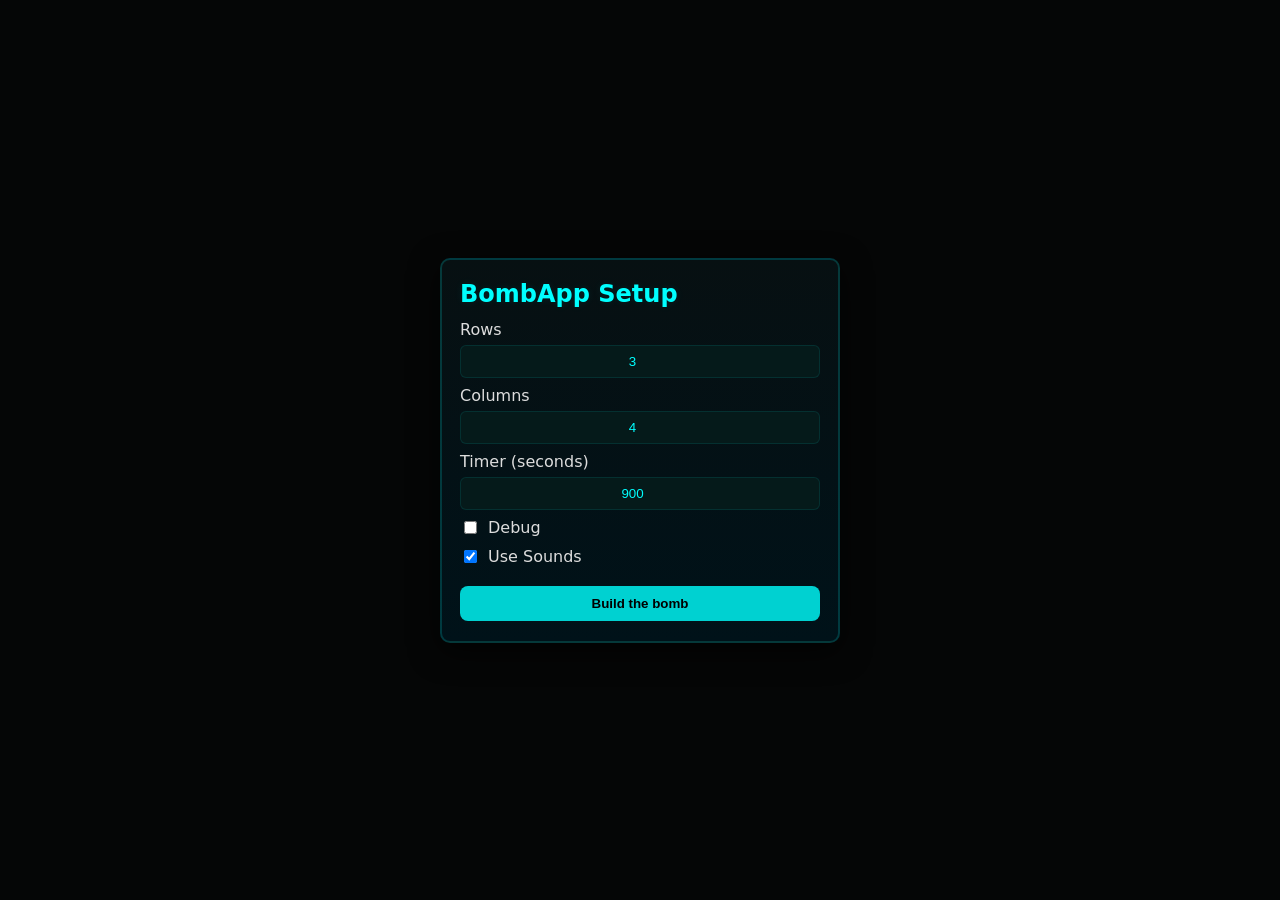
<file: bomb/BombApp.html>
<!DOCTYPE html>
<html lang="en">

<head>
  <meta charset="UTF-8" />
  <meta name="viewport" content="width=device-width, initial-scale=1.0" />
  <title>BombApp Setup</title>
  <link rel="stylesheet" href="styles.css" />
</head>

<body>
  <div id="setupScreen">
    <div class="setupCard">
      <h2>BombApp Setup</h2>
      <div class="field">
        <label>Rows</label>
        <input id="rowsInput" type="number" min="2" max="10" value="3" />
      </div>
      <div class="field">
        <label>Columns</label>
        <input id="colsInput" type="number" min="2" max="12" value="4" />
      </div>

      <div class="field">
        <label>Timer (seconds)</label>
        <input id="timerInput" type="number" min="0" max="3600" value="900" />
      </div>

      <div class="field row">
        <label style="display:flex;align-items:center;gap:8px"><input id="debugOption" type="checkbox" /> Debug</label>
        <label style="display:flex;align-items:center;gap:8px"><input id="soundOption" type="checkbox" checked="true" />
          Use Sounds</label>

      </div>


      <button id="startBtn" class="primary">Build the bomb</button>
    </div>
  </div>


  <div id="preStartScreen" class="startScreen" style="display:none;">
    <button id="armBtn" class="startButton">Start</button>
  </div>

  <div id="bombAppContainer"></div>


  <script>

    // bombApp.js
    // ES6 BombApp + Zones + SoundManager

    /* ========== SoundManager (singleton) ========== */
    class SoundManager {
      static instance;
      static getInstance() {
        if (!SoundManager.instance) SoundManager.instance = new SoundManager();
        return SoundManager.instance;
      }
      constructor() {
        this.ctx = null;
        this.soundsOn = true;
      }
      _ensureCtx() {
        if (!this.ctx) this.ctx = new (window.AudioContext || window.webkitAudioContext)();
        return this.ctx;
      }
      playTone({ freq = 440, duration = 0.1, gain = 0.05, type = 'sine' } = {}) {
        try {
          const ctx = this._ensureCtx();
          const o = ctx.createOscillator();
          const g = ctx.createGain();
          o.type = type;
          o.frequency.setValueAtTime(freq, ctx.currentTime);
          g.gain.setValueAtTime(gain, ctx.currentTime);
          o.connect(g);
          g.connect(ctx.destination);
          o.start();
          o.stop(ctx.currentTime + duration);
          g.gain.exponentialRampToValueAtTime(0.0001, ctx.currentTime + duration + 0.02);
        } catch (e) { console.warn('sound failed', e); }
      }
      playTick() { if (this.soundsOn) this.playTone({ freq: 880, duration: 0.04, gain: 0.04, type: 'square' }); }
      playReject() { if (this.soundsOn) this.playTone({ freq: 200, duration: 0.4, gain: 0.9, type: 'square' }); }
      playExplosion() { if (this.soundsOn) this.playTone({ freq: 60, duration: 1.0, gain: 0.8, type: 'sine' }); }
    }

    /* ========== Utilities ========== */
    class Quadrant {
      constructor(x1, y1, x2, y2) { this.x1 = x1; this.y1 = y1; this.x2 = x2; this.y2 = y2; }
      contains(px, py) { return px >= this.x1 && px <= this.x2 && py >= this.y1 && py <= this.y2; }
    }

    /* ========== Base Zone (default inert & disarmed) ========== */
    class Zone {
      constructor(row, col, config, app) {
        this.row = row;
        this.col = col;
        this.config = config;
        this.app = app;
        this.disarmed = true;
        this.element = document.createElement('div');
        this.element.classList.add('zone');
        if (app && app.opts && app.opts.debug) {
          const lbl = document.createElement('div');
          lbl.className = 'label-small';
          lbl.textContent = `${row},${col}`;
          this.element.appendChild(lbl);
        }
        this.element.addEventListener('click', (e) => this.clicked(e));
      }
      resize() { }
      clicked(evt) { }
      isDisarmed() { return !!this.disarmed; }
      setDisarmed(v) { this.disarmed = !!v; }
      setBackground(url) {
        if (!url) {
          this.element.style.backgroundImage = '';
        } else {
          this.element.style.backgroundImage = `url('${url}')`;
          this.element.style.backgroundSize = '100% 100%';
          this.element.style.backgroundPosition = 'center';
          this.element.style.backgroundRepeat = 'no-repeat';
        }
      }
    }

    /* ========== Wire base ========== */
    class WireZone extends Zone {
      constructor(row, col, config, app) {
        super(row, col, config, app);
        this.imageName = 'Cover';
        this.cover = true;
        this.clickZones = [];
        for (let i = 0; i < 7; i++) {
          this.clickZones.push(new Quadrant(34, 33 + i * 8.5, 70, 33 + (i + 1) * 8.5));
        }
        this.WireType = 0;
        this.correctWire = [];
        this.setDisarmed(false);
        this.render();
      }
      render() {
        this.setBackground('images/Cover.png');
        this.element.style.display = 'flex';
        this.element.style.alignItems = 'center';
        this.element.style.justifyContent = 'center';
        if (this.app.opts.debug) this.element.textContent = 'WireZone';
      }
      revealImmediately() {
        this.cover = false;
        this.setBackground(`images/${this.imageName}.png`);
      }
      resize() { }
      clicked(evt) {
        const sm = SoundManager.getInstance();

        if (this.cover) {
          this.cover = false;
          this.setBackground(`images/${this.imageName}.png`);
          if (this.onClicked) this.onClicked(this, evt, true);
          return;
        }

        const r = this.element.getBoundingClientRect();
        const x = evt.clientX - r.left;
        const y = evt.clientY - r.top;
        const px = (x / r.width) * 100;
        const py = (y / r.height) * 100;

        for (const cz of this.clickZones) {
          if (cz.contains(px, py)) {
            if (this.app.opts.debug) {
              console.log(`Clicked on wire in zone #: ${this.clickZones.indexOf(cz)}`);
            }

            if (this.clickZones.indexOf(cz) !== this.disarmingClickZone) {
              this.app.config.destroyed = true;
              sm.playReject();
            } else {
              this.setBackground(`images/${this.imageName}c.png`);
              this.setDisarmed(true);
              sm.playTick();
            }
            break;
          }
        }

        if (this.onClicked) this.onClicked(this, evt);
      }
    }

    class Wire3Zone extends WireZone {
      constructor(r, c, config, app) {
        super(r, c, config, app);
        this.WireType = 1 + Math.floor(Math.random() * 4);
        this.correctWire = [0, 3, 3, 5, 5];
        this.imageName = 'Wired3' + this.WireType;
        this.disarmingClickZone = this.correctWire[this.WireType];
        this.revealImmediately();
        if (this.app.opts.debug) this.element.textContent = 'Wire3 Cut #' + (this.disarmingClickZone + 1);
      }
    }

    class Wire4Zone extends WireZone {
      constructor(r, c, config, app) {
        super(r, c, config, app);
        this.WireType = 0;
        this.correctWire = [0];
        this.imageName = 'Wired4' + config.interface;

        switch (config.interface) {
          case 'c': this.disarmingClickZone = 2; break;
          case 'd': this.disarmingClickZone = 0; break;
          case 'm': this.disarmingClickZone = 6; break;
          case 'r': this.disarmingClickZone = 0; break;
        }

        this.revealImmediately();
        if (this.app.opts.debug) this.element.textContent = 'Wire4 Cut #' + (this.disarmingClickZone + 1);
      }
    }

    class Wire5Zone extends WireZone {
      constructor(r, c, config, app) {
        super(r, c, config, app);
        this.WireType = 1 + Math.floor(Math.random() * 5);
        this.correctWire = [0, 1, 6, 6, 1, 2, 4];
        this.imageName = 'Wired5' + this.WireType;
        this.disarmingClickZone = this.correctWire[this.WireType];
        this.revealImmediately();
        if (this.app.opts.debug) this.element.textContent = 'Wire5 Cut #' + (this.disarmingClickZone + 1);
      }
    }

    /* ========== CodeZone subtracts time from shared config and disarms ========== */
    class CodeZone extends Zone {
      constructor(r, c, config, app) {
        super(r, c, config, app);
        this.lettersType = ['A', 'B', 'C', 'D'];
        this.correctcode = {
          'A': [4, 8, 5],
          'B': [2, 7, 4],
          'C': [2, 11, 3],
          'D': [1, 6, 4]
        };
        this.codeStep = 0;
        this.CodeType = Math.floor(Math.random() * this.lettersType.length);

        this.setBackground('images/Keypad' + this.lettersType[this.CodeType] + this.codeStep + '.png');
        this.setDisarmed(false);
        if (this.app.opts.debug) this.element.textContent = 'CODE ' + this.correctcode[this.lettersType[this.CodeType]].join(',');
      }
      clicked(evt) {
        const sm = SoundManager.getInstance();

        const r = this.element.getBoundingClientRect();
        const x = evt.clientX - r.left;
        const y = evt.clientY - r.top;
        const px = (x / r.width) * 100;
        const py = (y / r.height) * 100;

        const keyboardQuadrant = new Quadrant(20, 46, 71, 94);

        if (!keyboardQuadrant.contains(px, py)) {
          if (this.app.opts.debug) console.log('Clicked outside keypad area - ignored');
          if (this.onClicked) this.onClicked(this, evt);
          return;
        }

        let column = Math.floor((px - keyboardQuadrant.x1) / (keyboardQuadrant.x2 - keyboardQuadrant.x1) * 4);
        let row = Math.floor((py - keyboardQuadrant.y1) / (keyboardQuadrant.y2 - keyboardQuadrant.y1) * 3);
        let keyNumber = column + row * 4;

        if (keyNumber == this.correctcode[this.lettersType[this.CodeType]][this.codeStep]) {
          if (this.codeStep < this.correctcode[this.lettersType[this.CodeType]].length) this.codeStep++;
          if (this.codeStep >= this.correctcode[this.lettersType[this.CodeType]].length) this.setDisarmed(true);
          sm.playTick();
        } else {
          this.codeStep = 0;
          this.config.remainingTime = Math.max(1, (this.config.remainingTime || 0) - 30);
          sm.playReject();
        }

        this.setBackground('images/Keypad' + this.lettersType[this.CodeType] + this.codeStep + '.png');
        if (this.onClicked) this.onClicked(this, evt);
      }
    }

    /* ========== TimerZone uses shared config.remainingTime ========== */
    class TimerZone extends Zone {
      constructor(r, c, config, app) {
        super(r, c, config, app);
        this.element.classList.add('timer');
        this.element.innerHTML = `<div class="timer-text">${this._format(config.remainingTime || 0)}</div>`;
        this.textEl = this.element.querySelector('.timer-text');
        this.running = false;
        this.setBackground('images/Timer.png');
        this._startInterval();
        this._scheduleResponsiveResize();
      }
      _format(s) {
        const m = Math.floor(s / 60).toString().padStart(2, '0');
        const sec = (s % 60).toString().padStart(2, '0');
        return `${m}:${sec}`;
      }
      _startInterval() {
        const sm = SoundManager.getInstance();
        this._interval = setInterval(() => {
          if (this.config.destroyed) {
            clearInterval(this._interval);
            return;
          }
          if (!this.running) return;

          if (this.config.remainingTime > 0) {
            this.config.remainingTime--;
            sm.playTick();
            if (this.textEl) this.textEl.textContent = this._format(this.config.remainingTime);
            if (this.config.remainingTime === 0) {
              clearInterval(this._interval);
              this.running = false;
              if (this.app.onTimerExpired) this.app.onTimerExpired();
            }
          }
        }, 1000);
      }
      resize() {
        this._applyResponsiveTextSize();
      }
      _applyResponsiveTextSize() {
        if (!this.textEl) return;
        const rect = this.element.getBoundingClientRect();
        const base = Math.min(rect.width || 0, rect.height || 0);
        if (!base) return;
        const size = Math.max(24, Math.min(160, base * 0.16));
        this.textEl.style.fontSize = `${size}px`;
      }
      _scheduleResponsiveResize() {
        window.requestAnimationFrame(() => {
          this._applyResponsiveTextSize();
          window.requestAnimationFrame(() => this._applyResponsiveTextSize());
        });
      }
      clicked(evt) {
        if (this.app.opts.debug) this.running = !this.running;
        if (this.onClicked) this.onClicked(this, evt);
      }
      destroy() {
        if (this._interval) clearInterval(this._interval);
      }
    }

    /* ========== Serial & Border zones ========== */
    class Serial1Zone extends Zone {
      constructor(r, c, config, app) {
        super(r, c, config, app);
        this.setBackground('images/Serial1' + app.config.country + '0.png');
        if (this.app.opts.debug) this.element.textContent = 'Country ' + app.config.country;
      }
    }
    class Serial2Zone extends Zone {
      constructor(r, c, config, app) {
        super(r, c, config, app);
        this.setBackground('images/Serial2' + app.config.interface + '.png');
        if (this.app.opts.debug) this.element.textContent = 'Interface ' + app.config.interface;
      }
    }
    class BorderZone extends Zone {
      constructor(r, c, config, app) {
        super(r, c, config, app);
        this.setBackground('images/Cover.png');
      }
    }

    /* ========== ZoneFactory ========== */
    class ZoneFactory {
      constructor(typeList) {
        this.registry = new Map();
        for (const cls of typeList) this.registry.set(cls.name, cls);
      }
      create(typeName, r, c, config, app) {
        if (typeName && this.registry.has(typeName)) {
          const C = this.registry.get(typeName);
          return new C(r, c, config, app);
        }
        const random = this.registry.get('Zone') || Zone;
        return new random(r, c, config, app);
      }
    }

    /* ========== BombApp (main) ========== */
    class BombApp {
      constructor(opts = {}) {
        const defaults = {
          rows: 3, cols: 4, timerVal: 900,
          marginLeft: 200, marginRight: 200, debug: false,
          specificZonesMap: {}, uniqueZonesList: [], zoneTypesList: [], playableZoneTypesList: []
        };
        this.opts = Object.assign({}, defaults, opts);
        this.config = {
          remainingTime: this.opts.timerVal || 0,
          destroyed: false
        };
        this.exploding = false;

        const interfaces = ['c', 'd', 'm', 'r'];
        this.config.interface = interfaces[Math.floor(Math.random() * interfaces.length)];
        const countries = ['b', 'g', 'k'];
        this.config.country = countries[Math.floor(Math.random() * countries.length)];

        this.container = document.getElementById('bombAppContainer');
        this.container.innerHTML = '';
        this.container.style.display = 'block';

        document.documentElement.style.setProperty('--left-margin', `${this.opts.marginLeft}px`);
        document.documentElement.style.setProperty('--right-margin', `${this.opts.marginRight}px`);

        this.leftBg = document.createElement('div');
        this.leftBg.className = 'side-background left-bg';
        this.rightBg = document.createElement('div');
        this.rightBg.className = 'side-background right-bg';
        this.container.appendChild(this.leftBg);
        this.container.appendChild(this.rightBg);

        this.gridEl = document.createElement('div');
        this.gridEl.id = 'gridContainer';
        this.container.appendChild(this.gridEl);

        const allTypes = (this.opts.zoneTypesList || []).slice();
        allTypes.unshift(Zone);
        this.factory = new ZoneFactory(allTypes);

        this.specificZonesMap = this.opts.specificZonesMap || {};
        this.uniqueZonesList = this.opts.uniqueZonesList || [];
        this.playableZoneTypesList = this.opts.playableZoneTypesList && this.opts.playableZoneTypesList.length
          ? this.opts.playableZoneTypesList : this.opts.zoneTypesList;

        this._buildGrid();
        this._resizeHandler = () => this._onResize();
        this._fullscreenHandler = () => this._forceLayoutRefresh();
        window.addEventListener('resize', this._resizeHandler);
        document.addEventListener('fullscreenchange', this._fullscreenHandler);
        document.addEventListener('webkitfullscreenchange', this._fullscreenHandler);
        this._onResize();
        this._forceLayoutRefresh();
      }

      parsePosition(token, max) {
        token = (token || '').trim();
        if (token === '') return 'ALL';
        if (/^lastRow/i.test(token) || /^lastCol/i.test(token)) {
          const parts = token.split('-');
          const off = parseInt(parts[1], 10) || 0;
          let val = max - 1 - off;
          if (val < 0) val = 0;
          if (val >= max) val = max - 1;
          return val;
        }
        if (!isNaN(parseInt(token, 10))) {
          let val = parseInt(token, 10);
          if (val < 0) val = 0;
          if (val >= max) val = max - 1;
          return val;
        }
        console.warn('Unknown token in parsePosition:', token);
        return 0;
      }

      cellMatchesKey(r, c, key) {
        const parts = (key || '').split(',');
        const rowKey = parts[0] || '';
        const colKey = parts[1] || '';
        const rowVal = this.parsePosition(rowKey, this.opts.rows);
        const colVal = this.parsePosition(colKey, this.opts.cols);
        return (rowVal === 'ALL' || rowVal === r) && (colVal === 'ALL' || colVal === c);
      }

      _buildGrid() {
        const rows = this.opts.rows;
        const cols = this.opts.cols;
        this.grid = Array.from({ length: rows }, () => Array(cols).fill(null));

        this.gridEl.innerHTML = '';
        this.gridEl.style.gridTemplateRows = `repeat(${rows}, 1fr)`;
        this.gridEl.style.gridTemplateColumns = `repeat(${cols}, 1fr)`;

        const keys = Object.keys(this.specificZonesMap || {}).reverse();
        for (let r = 0; r < rows; r++) {
          for (let c = 0; c < cols; c++) {
            for (const key of keys) {
              if (this.cellMatchesKey(r, c, key)) {
                const typeName = this.specificZonesMap[key];
                const zone = this._createAndPlace(typeName, r, c);
                this.grid[r][c] = zone;
                break;
              }
            }
          }
        }

        const free = [];
        for (let r = 0; r < rows; r++) {
          for (let c = 0; c < cols; c++) {
            if (!this.grid[r][c]) free.push({ r, c });
          }
        }

        const uniques = (this.uniqueZonesList || []).slice();
        for (const U of uniques) {
          if (free.length === 0) throw new Error('Not enough free slots for unique zones');
          const idx = Math.floor(Math.random() * free.length);
          const pos = free.splice(idx, 1)[0];
          const zone = this._createAndPlace(U.name, pos.r, pos.c);
          this.grid[pos.r][pos.c] = zone;
        }

        const pool = (this.playableZoneTypesList || []);
        for (const p of free) {
          const cls = pool[Math.floor(Math.random() * pool.length)];
          const zone = this._createAndPlace(cls.name, p.r, p.c);
          this.grid[p.r][p.c] = zone;
        }

        this.zones = [];
        for (let r = 0; r < rows; r++) {
          for (let c = 0; c < cols; c++) {
            const z = this.grid[r][c];
            if (z) {
              this.gridEl.appendChild(z.element);
              this.zones.push(z);
            }
          }
        }
      }

      _createAndPlace(typeName, r, c) {
        const zone = this.factory.create(typeName, r, c, this.config, this);
        if (zone && typeName === 'TimerZone') this.timerZone = zone;

        zone.onClicked = (zoneInstance, evt, alertOnDisarm = false) => {
          if (alertOnDisarm) this.onTimerStarted(zoneInstance);
          this.checkAllDisarmed();
          if (this.config.destroyed && this.onDestroyed) this.onDestroyed();
        };

        zone.element.dataset.rc = `${r},${c}`;
        return zone;
      }

      _onResize() {
        document.documentElement.style.setProperty('--left-margin', `${this.opts.marginLeft}px`);
        document.documentElement.style.setProperty('--right-margin', `${this.opts.marginRight}px`);
        for (const zone of this.zones) {
          if (zone.resize) zone.resize();
        }
      }

      _forceLayoutRefresh() {
        window.requestAnimationFrame(() => {
          this._onResize();
          window.requestAnimationFrame(() => this._onResize());
        });
      }

      startGame() {
        this._forceLayoutRefresh();
        if (this.timerZone) {
          if (this.timerZone._scheduleResponsiveResize) this.timerZone._scheduleResponsiveResize();
          this.timerZone.running = true;
        }
      }

      checkAllDisarmed() {
        const all = this.zones.every(z => !!z.isDisarmed && z.isDisarmed());
        if (all && !this.config.destroyed) {
          if (this.timerZone) this.timerZone.running = false;
          if (this.onAllDisarmed) this.onAllDisarmed();
        }
      }

      onTimerStarted(zone) {
        if (this.timerZone) this.timerZone.running = true;
      }

      _explodeAndRestart() {
        if (this.exploding) return;
        this.exploding = true;

        if (this.timerZone) this.timerZone.running = false;
        SoundManager.getInstance().playExplosion();

        const overlay = document.createElement('div');
        overlay.className = 'explosionOverlay';

        const message = document.createElement('div');
        message.className = 'explosionMessage';
        const explosionTexts = this.opts.explosionTexts && this.opts.explosionTexts.length
          ? this.opts.explosionTexts
          : [''];
        message.textContent = explosionTexts[explosionTextIndex % explosionTexts.length];
        explosionTextIndex++;
        overlay.appendChild(message);
        document.body.appendChild(overlay);

        window.setTimeout(() => {
          overlay.remove();
          if (typeof this.opts.onRestartRequested === 'function') {
            this.opts.onRestartRequested();
          }
        }, 3200);
      }

      onTimerExpired() {
        if (this.config.destroyed) return;
        this.config.destroyed = true;
        this._explodeAndRestart();
      }

      onDestroyed() {
        if (this.config.destroyed) this._explodeAndRestart();
      }

      destroy() {
        if (this.timerZone && this.timerZone.destroy) this.timerZone.destroy();
        window.removeEventListener('resize', this._resizeHandler);
        document.removeEventListener('fullscreenchange', this._fullscreenHandler);
        document.removeEventListener('webkitfullscreenchange', this._fullscreenHandler);
        this.container.innerHTML = '';
      }
    }

    /* ========== bootstrap / game flow ========== */
    let currentApp = null;
    let currentGameSettings = null;
    let explosionTextIndex = 0;
    function buildGameSettingsFromUI() {
      let rows = parseInt(document.getElementById('rowsInput').value, 10) || 3;
      let cols = parseInt(document.getElementById('colsInput').value, 10) || 4;
      const timer = parseInt(document.getElementById('timerInput').value, 10) || 0;
      const debug = document.getElementById('debugOption').checked;
      const sound = document.getElementById('soundOption').checked;

      const zoneTypesList = [Zone, Wire3Zone, Wire4Zone, Wire5Zone, CodeZone, TimerZone, Serial1Zone, Serial2Zone, BorderZone];
      const playableZoneTypesList = [BorderZone, Wire5Zone, Wire4Zone, Wire3Zone];
      const uniqueZonesList = [Serial1Zone, Serial2Zone, CodeZone, Wire5Zone, Wire4Zone, Wire3Zone, BorderZone, BorderZone, BorderZone, BorderZone, BorderZone];
      const specificZonesMap = {};

      if (cols > 4) specificZonesMap[',lastCol'] = 'BorderZone';
      if (rows > 5) specificZonesMap['lastRow,'] = 'BorderZone';

      if (cols <= 4 && rows <= 5 && timer > 0) {
        specificZonesMap['lastRow,lastCol'] = 'TimerZone';
      } else {
        uniqueZonesList.push(TimerZone);
      }

      if (rows * cols < 11) alert('Too few zones for unique types! Adjusting...');
      rows = Math.max(rows, 3);
      cols = Math.max(cols, 4);

      return {
        rows,
        cols,
        timerVal: timer,
        debug,
        sound,
        specificZonesMap,
        uniqueZonesList,
        zoneTypesList,
        playableZoneTypesList
      };
    }

    function showStartScreen() {
      const container = document.getElementById('bombAppContainer');
      const preStart = document.getElementById('preStartScreen');
      container.style.display = 'none';
      preStart.style.display = 'flex';
    }

    function hideStartScreenAndRun() {
      const container = document.getElementById('bombAppContainer');
      const preStart = document.getElementById('preStartScreen');
      preStart.style.display = 'none';
      container.style.display = 'block';
      if (currentApp) currentApp.startGame();
    }

    function createBombFromSettings(settings) {
      if (currentApp) currentApp.destroy();

      SoundManager.getInstance().soundsOn = !!settings.sound;

      currentApp = new BombApp({
        rows: settings.rows,
        cols: settings.cols,
        timerVal: settings.timerVal,
        debug: settings.debug,
        specificZonesMap: settings.specificZonesMap,
        uniqueZonesList: settings.uniqueZonesList,
        zoneTypesList: settings.zoneTypesList,
        playableZoneTypesList: settings.playableZoneTypesList,
        explosionTexts: ['Congratulations! You found a way that doesn\'t work!', 'Maybe it was the orange wire!', 'Are you sure you know what you\'re doing?', 'Phew, that was close! You almost made it alive'],
        onRestartRequested: () => {
          createBombFromSettings(currentGameSettings);
          showStartScreen();
        }
      });

      showStartScreen();
    }

    function START() {
      currentGameSettings = buildGameSettingsFromUI();

      const setup = document.getElementById('setupScreen');
      if (setup) setup.style.display = 'none';

      createBombFromSettings(currentGameSettings);
    }

    document.getElementById('startBtn').addEventListener('click', START);
    document.getElementById('armBtn').addEventListener('click', hideStartScreenAndRun);

  </script>

</body>

</html>
</file>
<file: bomb/styles.css>
:root {
    --left-margin: 200px;
    --right-margin: 200px;
  }

  html,
  body {
    height: 100%;
    margin: 0;
    font-family: Segoe UI, system-ui, sans-serif;
    background: #050606;
    color: #ddd;
  }

  #setupScreen {
    position: fixed;
    inset: 0;
    display: flex;
    align-items: center;
    justify-content: center;
    z-index: 999;
  }

  .setupCard {
    width: 360px;
    background: linear-gradient(180deg, #071012, #001219);
    border: 2px solid rgba(0, 200, 200, 0.22);
    padding: 20px 18px;
    border-radius: 10px;
    box-shadow: 0 8px 30px rgba(0, 0, 0, 0.7);
  }

  .setupCard h2 {
    margin: 0 0 12px 0;
    color: #0ff;
    text-shadow: 0 0 8px rgba(0, 255, 255, 0.08);
  }

  .field {
    margin: 8px 0;
    display: flex;
    flex-direction: column;
    gap: 6px;
  }

  .field input[type="number"],
  .field input[type="text"] {
    padding: 8px;
    border-radius: 6px;
    background: #051a1a;
    border: 1px solid rgba(0, 200, 200, 0.12);
    color: #0ff;
    text-align: center;
  }

  .row {
    display: flex;
    gap: 10px;
  }

  .row>* {
    flex: 1;
  }

  button.primary {
    width: 100%;
    margin-top: 12px;
    padding: 10px;
    border-radius: 8px;
    background: #00d1d1;
    border: none;
    font-weight: 700;
    cursor: pointer;
  }

  /* BombApp layout */
  #bombAppContainer {
    position: relative;
    width: 100vw;
    height: 100vh;
    overflow: hidden;
    display: none;
  }

  .side-background {
    position: absolute;
    top: 0;
    bottom: 0;
    background-size: 100% 100%;
    background-repeat: no-repeat;
    background-position: center;
    z-index: 0;
  }

  .left-bg {
    left: 0;
    width: var(--left-margin);
    background-image: url('images/LeftMargin.png');
  }

  .right-bg {
    right: 0;
    width: var(--right-margin);
    background-image: url('images/RightMargin.png');
  }

  #gridContainer {
    position: absolute;
    top: 0;
    bottom: 0;
    left: var(--left-margin);
    right: var(--right-margin);
    display: grid;
    z-index: 2;
    gap: 2px;
    padding: 8px;
    box-sizing: border-box;
    align-content: stretch;
    justify-content: stretch;
  }

  .zone {
    background: #081214;
    border: 1px solid rgba(0, 120, 120, 0.08);
    display: flex;
    align-items: center;
    justify-content: center;
    color: #9ff;
    font-weight: 700;
    user-select: none;
    overflow: hidden;
    box-sizing: border-box;
  }

  .zone.timer {
    background-size: 100% 100%;
    background-position: center;
    background-repeat: no-repeat;
    color: #ff6666;
  }

  .timer-text {
    display: flex;
    align-items: center;
    justify-content: center;
    font-family: "Lucida Console", "Courier New", monospace;
    letter-spacing: 6px;
    /* BIG spacing = segmented feel */
    transform: scaleY(1.2);
    /* stretch vertically */
    padding-left: 25px;
    padding-top: 15px;
    font-weight: bold;
    color: red;
    text-shadow:
      0 0 4px #ff0000,
      0 0 8px #990000,
      0 0 16px #660000;
    filter: contrast(1.2) brightness(1.2);
    line-height: 1;
    user-select: none;
    width: 100%;
    height: 100%;
    min-height: 1em;
    font-size: clamp(24px, 10vmin, 160px);
    transform: translateZ(0);
    -webkit-font-smoothing: antialiased;
  }

  /* debug small label */
  .label-small {
    position: absolute;
    top: 6px;
    left: 6px;
    font-size: 11px;
    color: rgba(255, 255, 255, 0.5);
  }


  .rect {
    position: absolute;
    border: 2px solid #000;
    box-sizing: border-box;
  }

  #preStartScreen.startScreen {
    position: fixed;
    inset: 0;
    display: none;
    align-items: center;
    justify-content: center;
    background: #000;
    z-index: 1000;
  }

  .startButton {
    min-width: 260px;
    min-height: 120px;
    padding: 24px 48px;
    border-radius: 18px;
    border: 2px solid rgba(255, 255, 255, 0.15);
    background: #111;
    color: #fff;
    font-size: 48px;
    font-weight: 800;
    text-transform: uppercase;
    letter-spacing: 2px;
    cursor: pointer;
    box-shadow: 0 0 30px rgba(255, 255, 255, 0.08);
  }

  .startButton:hover {
    background: #181818;
  }

  .explosionOverlay {
    position: fixed;
    inset: 0;
    background: red;
    z-index: 9999;
  }


  .explosionMessage {
    position: fixed;
    inset: 0;
    display: flex;
    align-items: center;
    justify-content: center;
    padding: 6vw;
    text-align: center;
    color: #fff;
    font-family: "Segoe UI", system-ui, sans-serif;
    font-size: clamp(32px, 6vw, 88px);
    font-weight: 900;
    letter-spacing: 1px;
    text-transform: uppercase;
    text-shadow: 0 0 12px rgba(0, 0, 0, 0.55);
    z-index: 10000;
    pointer-events: none;
  }
</file>
